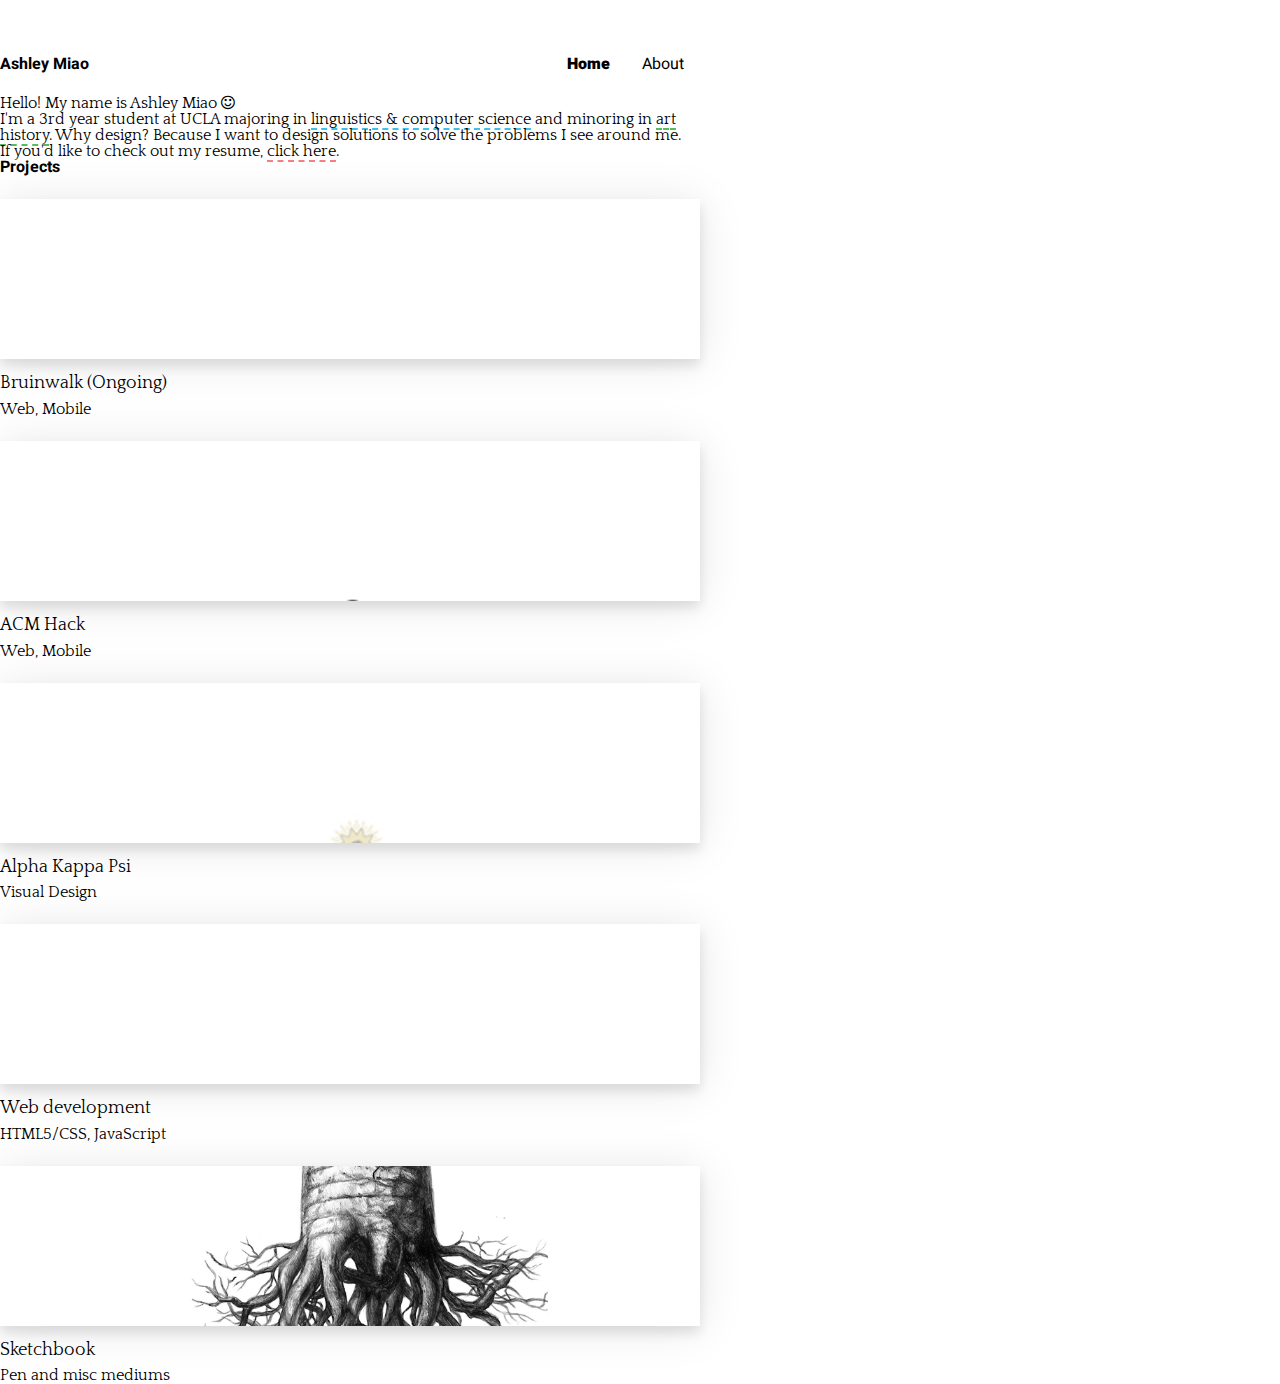
<file: index.html>
<!DOCTYPE html>
<html lang="en">
<head>
  <meta name="viewport" content="width=device-width, initial-scale=1, shrink-to-fit=no">
  <title>Ashley Miao</title>

  <!-- Stylesheets -->
  <link rel="stylesheet" type="text/css" href="./res/css/reset.css">
  <link rel="stylesheet" href="https://maxcdn.bootstrapcdn.com/bootstrap/4.0.0-beta/css/bootstrap.min.css" integrity="sha384-/Y6pD6FV/Vv2HJnA6t+vslU6fwYXjCFtcEpHbNJ0lyAFsXTsjBbfaDjzALeQsN6M" crossorigin="anonymous">
  <link rel="stylesheet" type="text/css" href="https://maxcdn.bootstrapcdn.com/font-awesome/4.7.0/css/font-awesome.min.css">
  <link rel="stylesheet" type="text/css" href="./res/css/style.css">

  <!-- Google Fonts -->
  <link href="https://fonts.googleapis.com/css?family=Heebo:400,700,900|Quattrocento:400,700" rel="stylesheet">

  <!-- Global site tag (gtag.js) - Google Analytics -->
  <script async src="https://www.googletagmanager.com/gtag/js?id=UA-114687502-1"></script>
  <script>
    window.dataLayer = window.dataLayer || [];
    function gtag(){dataLayer.push(arguments);}
    gtag('js', new Date());
    gtag('config', 'UA-114687502-1');
  </script>

  <!-- Favicon -->
  <link rel="icon" type="image/x-icon" href="./res/images/favicon-3.ico">
</head>

<body>
  <div class="container">
    <div class="header">
      <h4> Ashley Miao </h4>
      <div class="links">
        <a class="current-page" href="#">Home</a>
        <a href="./about.html">About</a>
      </div>
    </div>
    <p>Hello! My name is Ashley Miao <i class="fa fa-smile-o" aria-hidden="true"> </i></p>
    <p>I'm a 3rd year student at UCLA
    majoring in <span class="major-link intro-link"><a href="http://cis.ucla.edu/studyArea/course.asp?type=MAJ&code=499"  target="_blank"> linguistics &amp; computer science</a></span>
    and minoring in <span class="minor-link intro-link"><a href="https://arthistory.ucla.edu/undergraduates-major-minor/#/minor-in-art-history" target="_blank"> art history</a></span>. <strong>Why design?</strong> Because I want to design solutions to solve the problems I see around me.</p>
    <p> If you'd like to check out my resume, <span class="resume-link intro-link"><a href="./res/Resume.pdf" target="_blank">click here</a></span>.</p>
  </div>

  <div class="project-container-lg container">
    <h4>Projects</h4>
    <div class="row">
      <div class="col-6 col-sm-4 project">
        <a href="https://www.figma.com/file/Fp11gAHfuAHoDNDkWpZxYGTe/Bruinwalk-Apartment-Redesign">
          <div class="project-thumbnail">
            <img class="thumbnail-img" src="./res/images/bruinwalk-thumbnail.png">
          </div>
          <h5 class="bruinwalk">Bruinwalk (Ongoing)</h5>
          <h6>Web, Mobile</h6>
        </a>
      </div>
      <div class="col-6 col-sm-4 project">
        <a href="https://www.figma.com/file/SDXZJj2XV4VCUUKjuPJjDNlZ/Hack-Website">
          <div class="project-thumbnail">
            <!--<img class="thumbnail-img" src="./res/images/hack-thumbnail.png">-->
            <img class="thumbnail-img" src="./res/images/hack-thumbnail-hover.png">
          </div>
          <h5 class="hack">ACM Hack</h5>
          <h6>Web, Mobile</h6>
        </a>
      </div>
      <!-- <div class="col-6 col-sm-4 project">
          <a href="https://www.figma.com/file/HEfyccpTEfnOWmamKMtCdOlk/bruinmanager?node-id=37%3A164">
            <div class="project-thumbnail">
              <img class="thumbnail-img" src="./res/images/bm-thumbnail.jpg">
            </div>
            <h5 class="bm">BruinManager (Ongoing)</h5>
            <h6>Web, Mobile</h6>
          </a>
      </div> -->
      <div class="col-6 col-sm-4 project">
        <a href="./akpsi.html">
          <div class="project-thumbnail">
            <img class="thumbnail-img" src="./res/images/akp-thumbnail.png">
          </div>
          <h5>Alpha Kappa Psi</h5>
          <h6>Visual Design</h6>
        </a>
      </div>
      <div class="col-6 col-sm-4 project">
        <a href="https://github.com/ash-ley-miao">
        <div class="project-thumbnail">
            <img class="thumbnail-img" src="./res/images/web-dev-github.jpg">
        </div>
            <h5>Web development</h5>
            <h6>HTML5/CSS, JavaScript</h6>
          </a>
      </div>
      <div class="col-6 col-sm-4 project">
        <a href="./sketchbook.html">
          <div class="project-thumbnail">
            <img class="thumbnail-img" src="./res/images/sketchbook-thumbnail.png">
          </div>
          <h5>Sketchbook</h5>
          <h6>Pen and misc mediums</h6>
        </a>
      </div>
   </div>
  </div>

  <div class="project-container-sm container">
    <h4>Projects</h4>
    <div class="row">
      <div class="col-12 project">
        <a href="https://www.figma.com/file/HEfyccpTEfnOWmamKMtCdOlk/bruinmanager?node-id=37%3A164">
          <div class="project-thumbnail">
            <img class="thumbnail-img" src="./res/images/bm-thumbnail.jpg">
          </div>
          <h5 class="bm">BruinManager - Ongoing</h5>
          <h6>UI/UX</h6>
        </a>
      </div>
      <div class="col-12 project">
        <a href="https://www.figma.com/file/SDXZJj2XV4VCUUKjuPJjDNlZ/Hack-Website">
          <div class="project-thumbnail">
            <!--<img class="thumbnail-img" src="./res/images/hack-thumbnail.png">-->
            <img class="thumbnail-img" src="./res/images/hack-thumbnail-hover.png">
          </div>
          <h5 class="hack">ACM Hack - Ongoing</h5>
          <h6>UI/UX</h6>
        </a>
      </div>
      <div class="col-12 project">
        <a href="https://www.figma.com/file/Fp11gAHfuAHoDNDkWpZxYGTe/Bruinwalk-Apartment-Redesign">
          <div class="project-thumbnail">
            <img class="thumbnail-img" src="./res/images/bruinwalk-thumbnail.png">
          </div>
          <h5 class="bruinwalk">Bruinwalk - Ongoing</h5>
          <h6>UI/UX</h6>
        </a>
      </div>
      <div class="col-12 project">
        <a href="./akpsi.html">
          <div class="project-thumbnail">
            <img class="thumbnail-img" src="./res/images/akp-thumbnail.png">
          </div>
          <h5>Alpha Kappa Psi</h5>
          <h6>Visual Design</h6>
        </a>
      </div>
      <div class="col-12 project">
        <a href="https://github.com/ash-ley-miao">
        <div class="project-thumbnail">
            <img class="thumbnail-img" src="./res/images/web-dev-github.jpg">
        </div>
            <h5>Web development</h5>
            <h6>HTML5/CSS, JavaScript</h6>
          </a>
      </div>
      <div class="col-12 project">
        <a href="./sketchbook.html">
          <div class="project-thumbnail">
            <img class="thumbnail-img" src="./res/images/sketchbook-thumbnail.png">
          </div>
          <h5>Sketchbook</h5>
          <h6>Pen and misc mediums</h6>
        </a>
      </div>
   </div>
  </div>
   
</body>
</html>
</file>
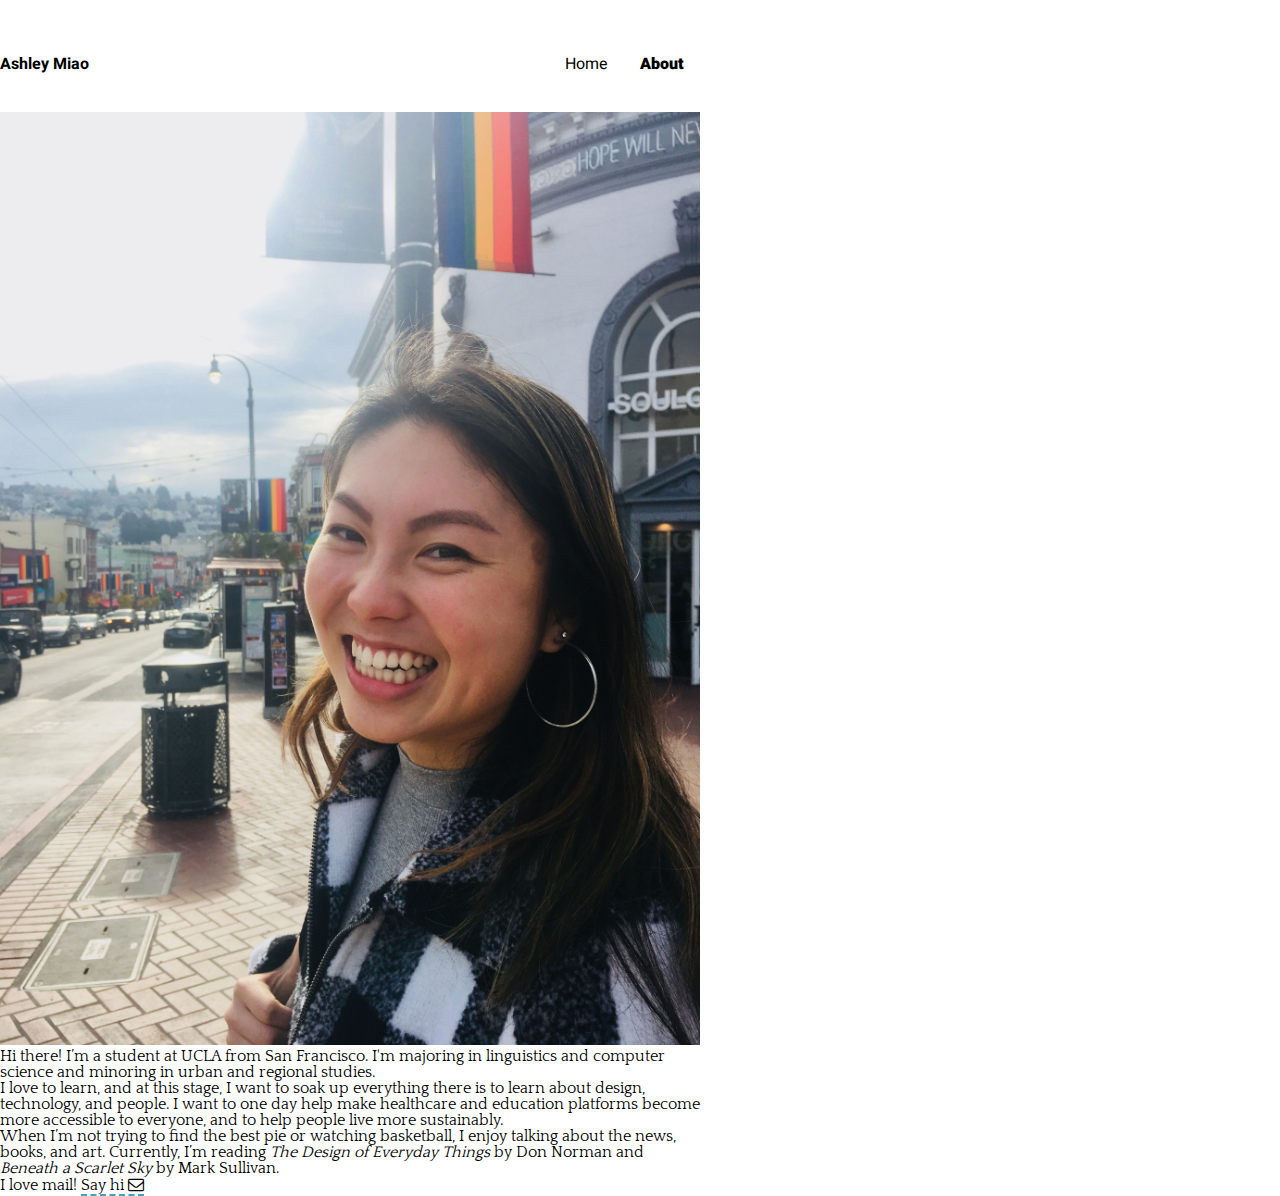
<file: about.html>
<!DOCTYPE html>
<html lang="en">
<head>
  <meta name="viewport" content="width=device-width, initial-scale=1, shrink-to-fit=no">
  <title>Ashley Miao</title>

  <!-- Stylesheets -->
  <link rel="stylesheet" type="text/css" href="res/css/reset.css">
  <link rel="stylesheet" href="https://maxcdn.bootstrapcdn.com/bootstrap/4.0.0-beta/css/bootstrap.min.css" integrity="sha384-/Y6pD6FV/Vv2HJnA6t+vslU6fwYXjCFtcEpHbNJ0lyAFsXTsjBbfaDjzALeQsN6M" crossorigin="anonymous">
  <link rel="stylesheet" type="text/css" href="https://maxcdn.bootstrapcdn.com/font-awesome/4.7.0/css/font-awesome.min.css">
  <link rel="stylesheet" type="text/css" href="./res/css/style.css">

  <!-- Google Fonts -->
  <link href="https://fonts.googleapis.com/css?family=Heebo:400,700|Open+Sans:300,400,600,700|Quattrocento:400,700" rel="stylesheet">

   <!-- Global site tag (gtag.js) - Google Analytics -->
   <script async src="https://www.googletagmanager.com/gtag/js?id=UA-114687502-1"></script>
   <script>
     window.dataLayer = window.dataLayer || [];
     function gtag(){dataLayer.push(arguments);}
     gtag('js', new Date());

     gtag('config', 'UA-114687502-1');
   </script>

   <!-- Favicon -->
   <link rel="icon" type="image/x-icon" href="./res/images/favicon-3.ico">
</head>

<body>
	<div class="container">
		<div class="header">
			<h4>Ashley Miao</h4>
		  <div class="links">
				<a href=".\index.html">Home</a>
		    <a class="current-page" href="#">About</a>
		  </div>
		</div>

		<div class="container">
      <div class="row">
  			<div class="col-sm-6">
  				<img class="prof" src=".\res\images\ashley\i.JPG">
  			</div>
  			<div class="col-sm-6">
  				<p>Hi there! I’m a student at UCLA from San Francisco. I'm majoring in linguistics and computer science and minoring in urban and regional studies.
  				</p>
  				<p>I love to learn, and at this stage, I want to soak up everything there is to learn about design, technology, and people. I want to one day help make healthcare and education platforms become more accessible to everyone, and to help people live more sustainably.
  				</p>
  				<p>When I’m not trying to find the best pie or watching basketball, I enjoy talking about the news, books, and art. Currently, I’m reading <i>The Design of Everyday Things</i> by Don Norman and <i>Beneath a Scarlet Sky</i> by Mark Sullivan.
  				</p>
  				<p> I love mail!
  					<a class="mail-link" href="mailto:ashleymiao@ucla.edu"> Say hi <i class="fa fa-envelope-o" aria-hidden="true"></i></a>
    		</div>
      </div>
  	</div>
  </div>
</body>
</html>
</file>
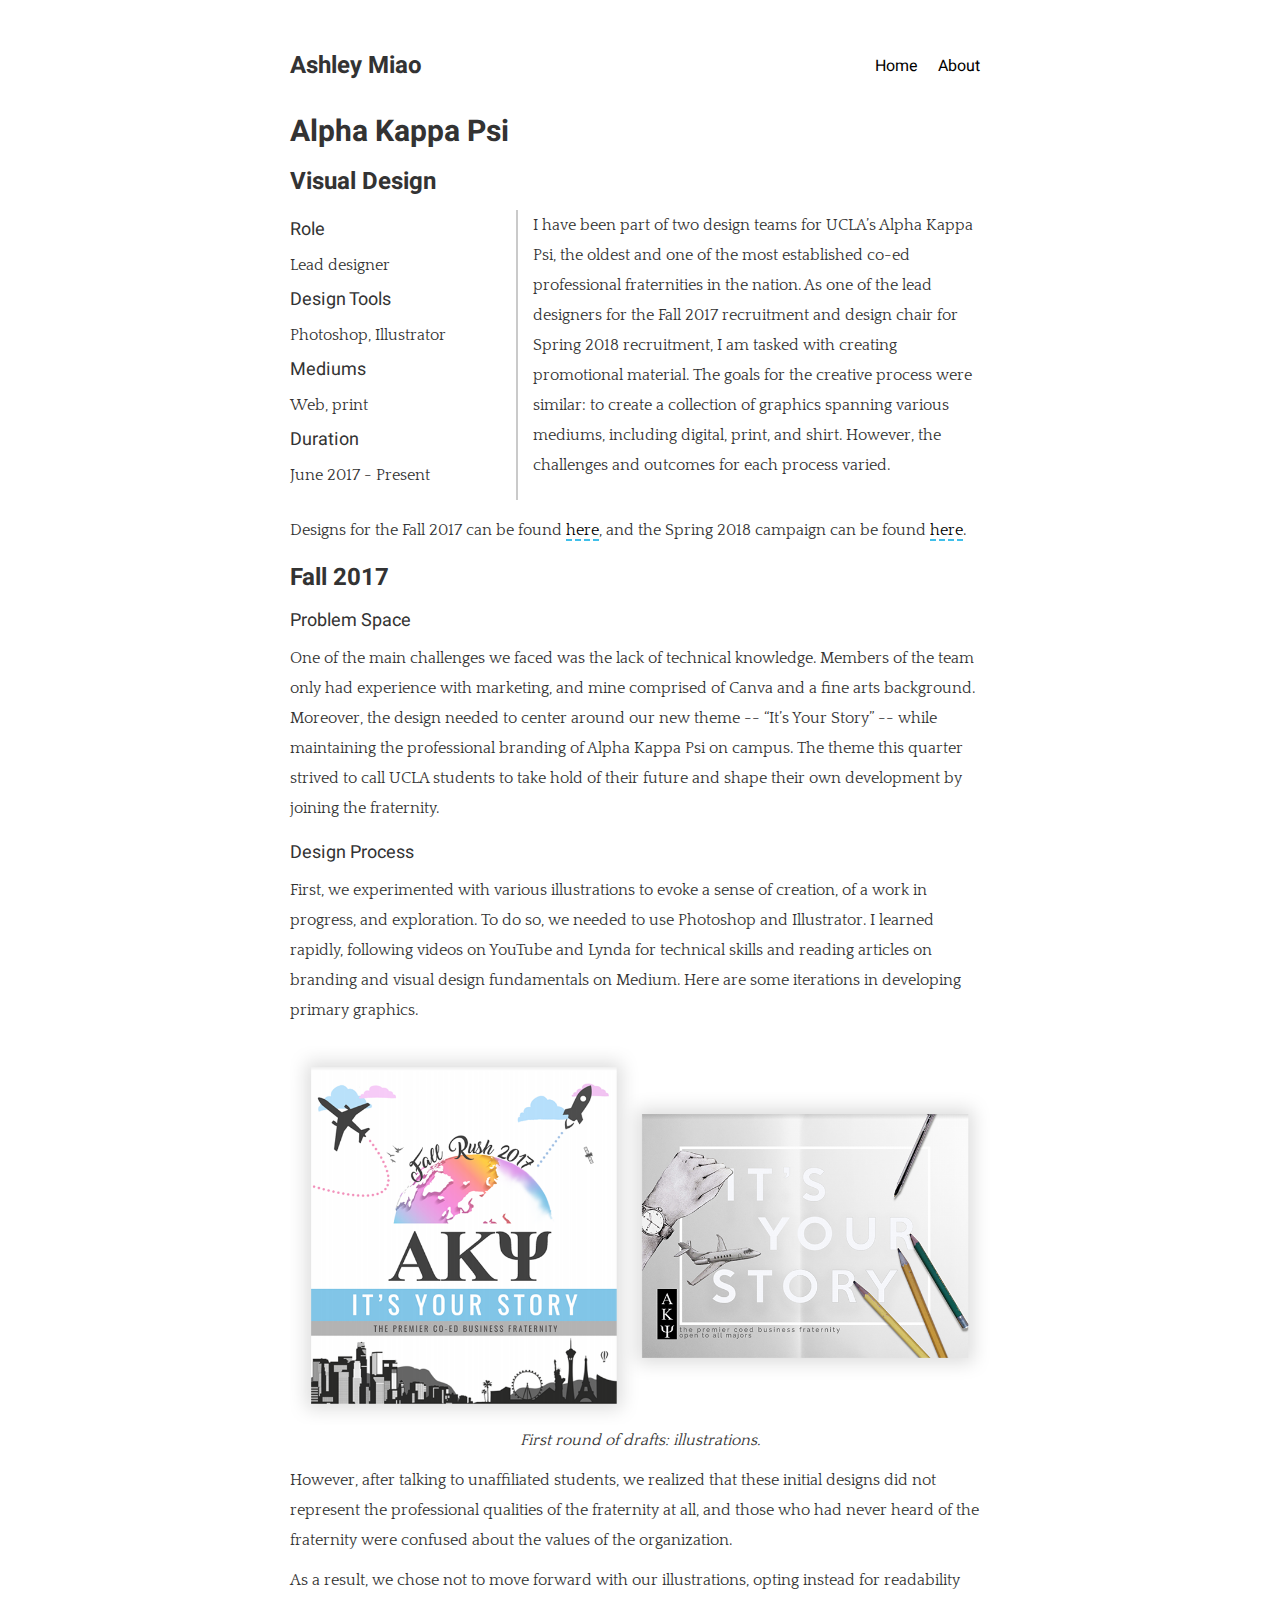
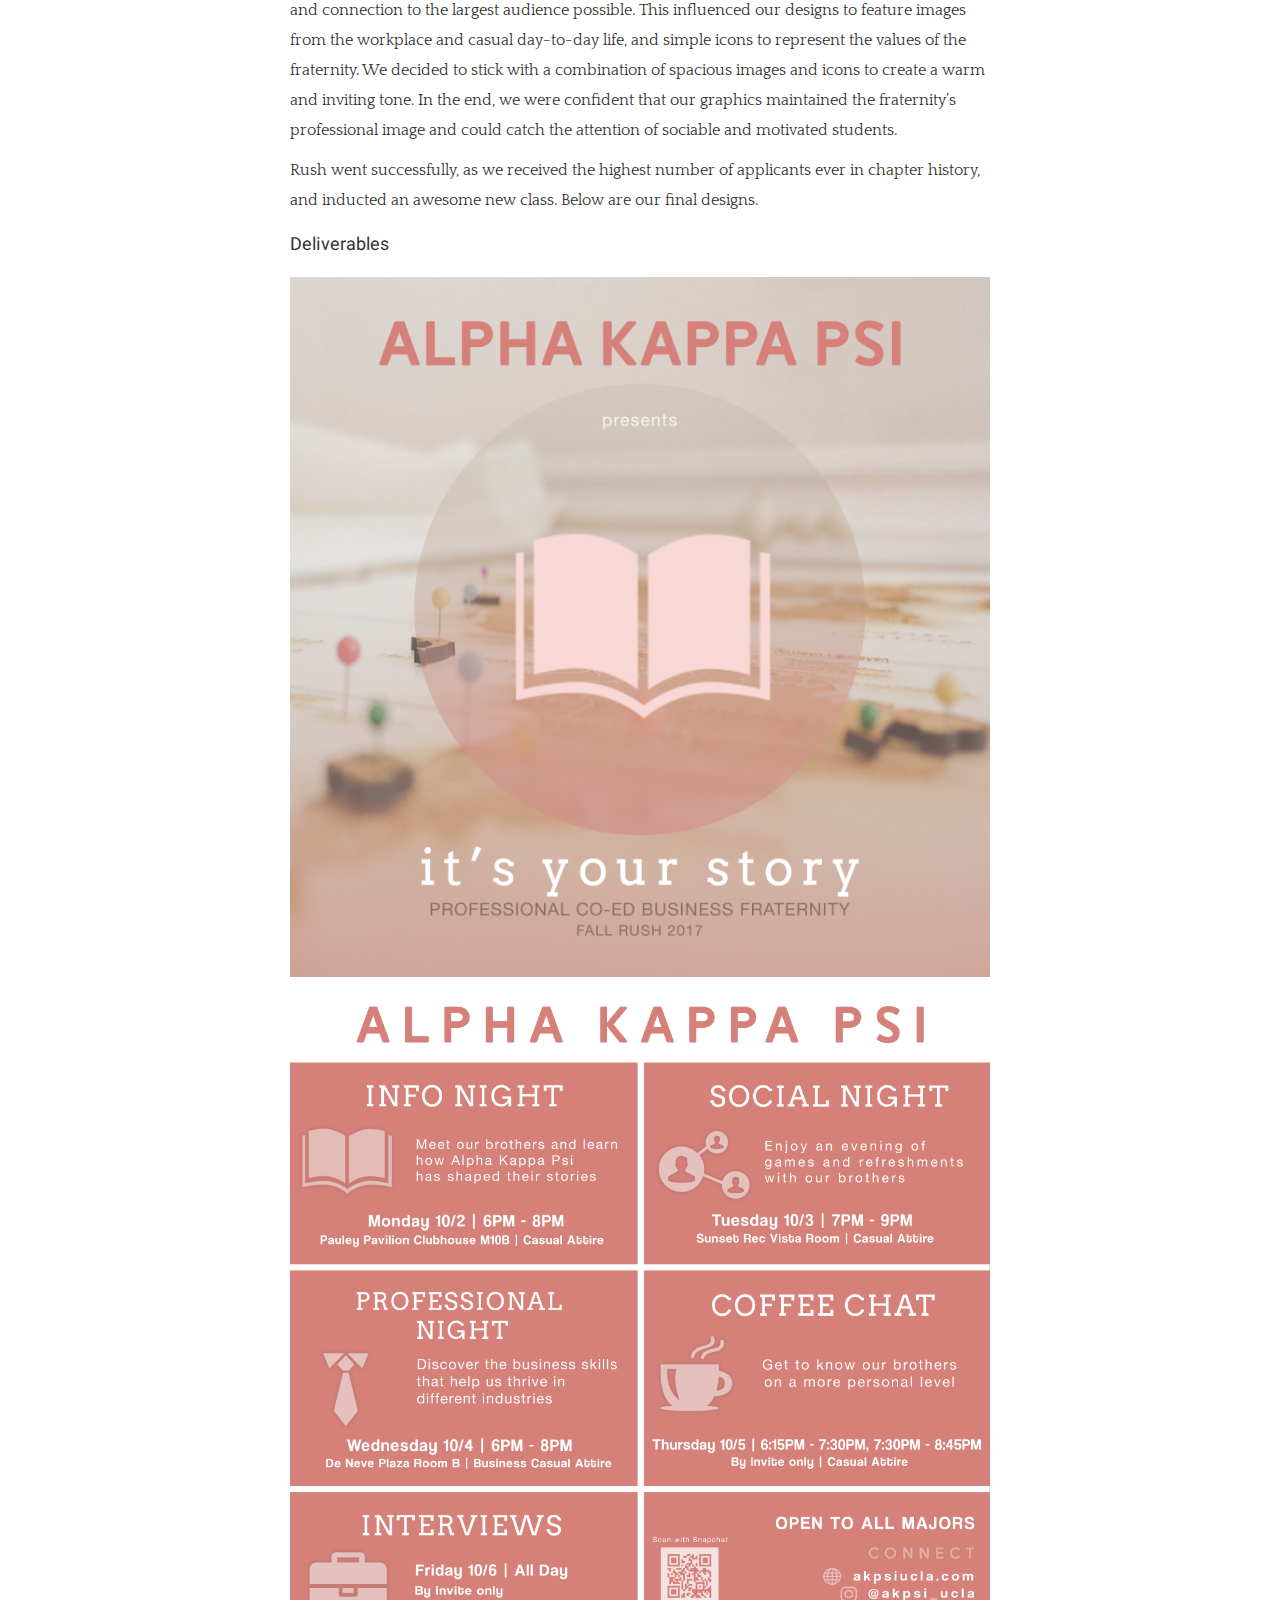
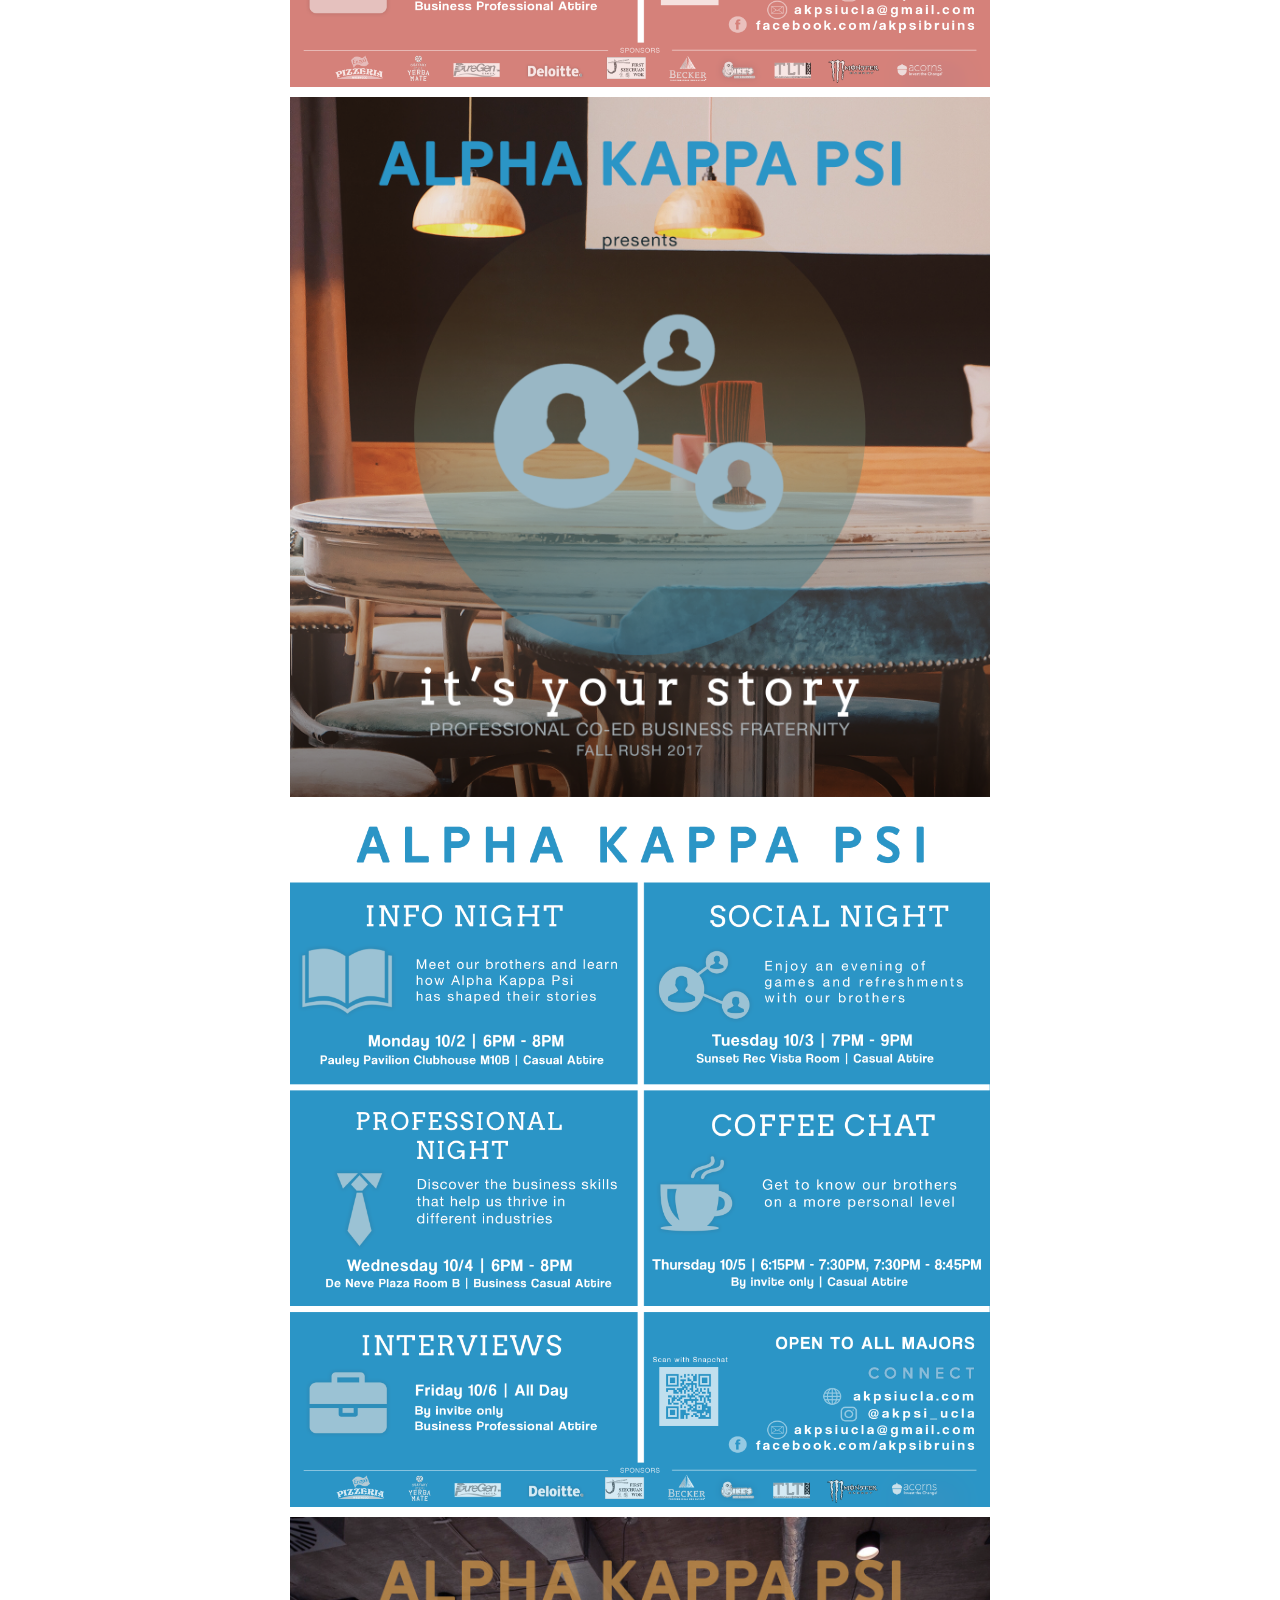
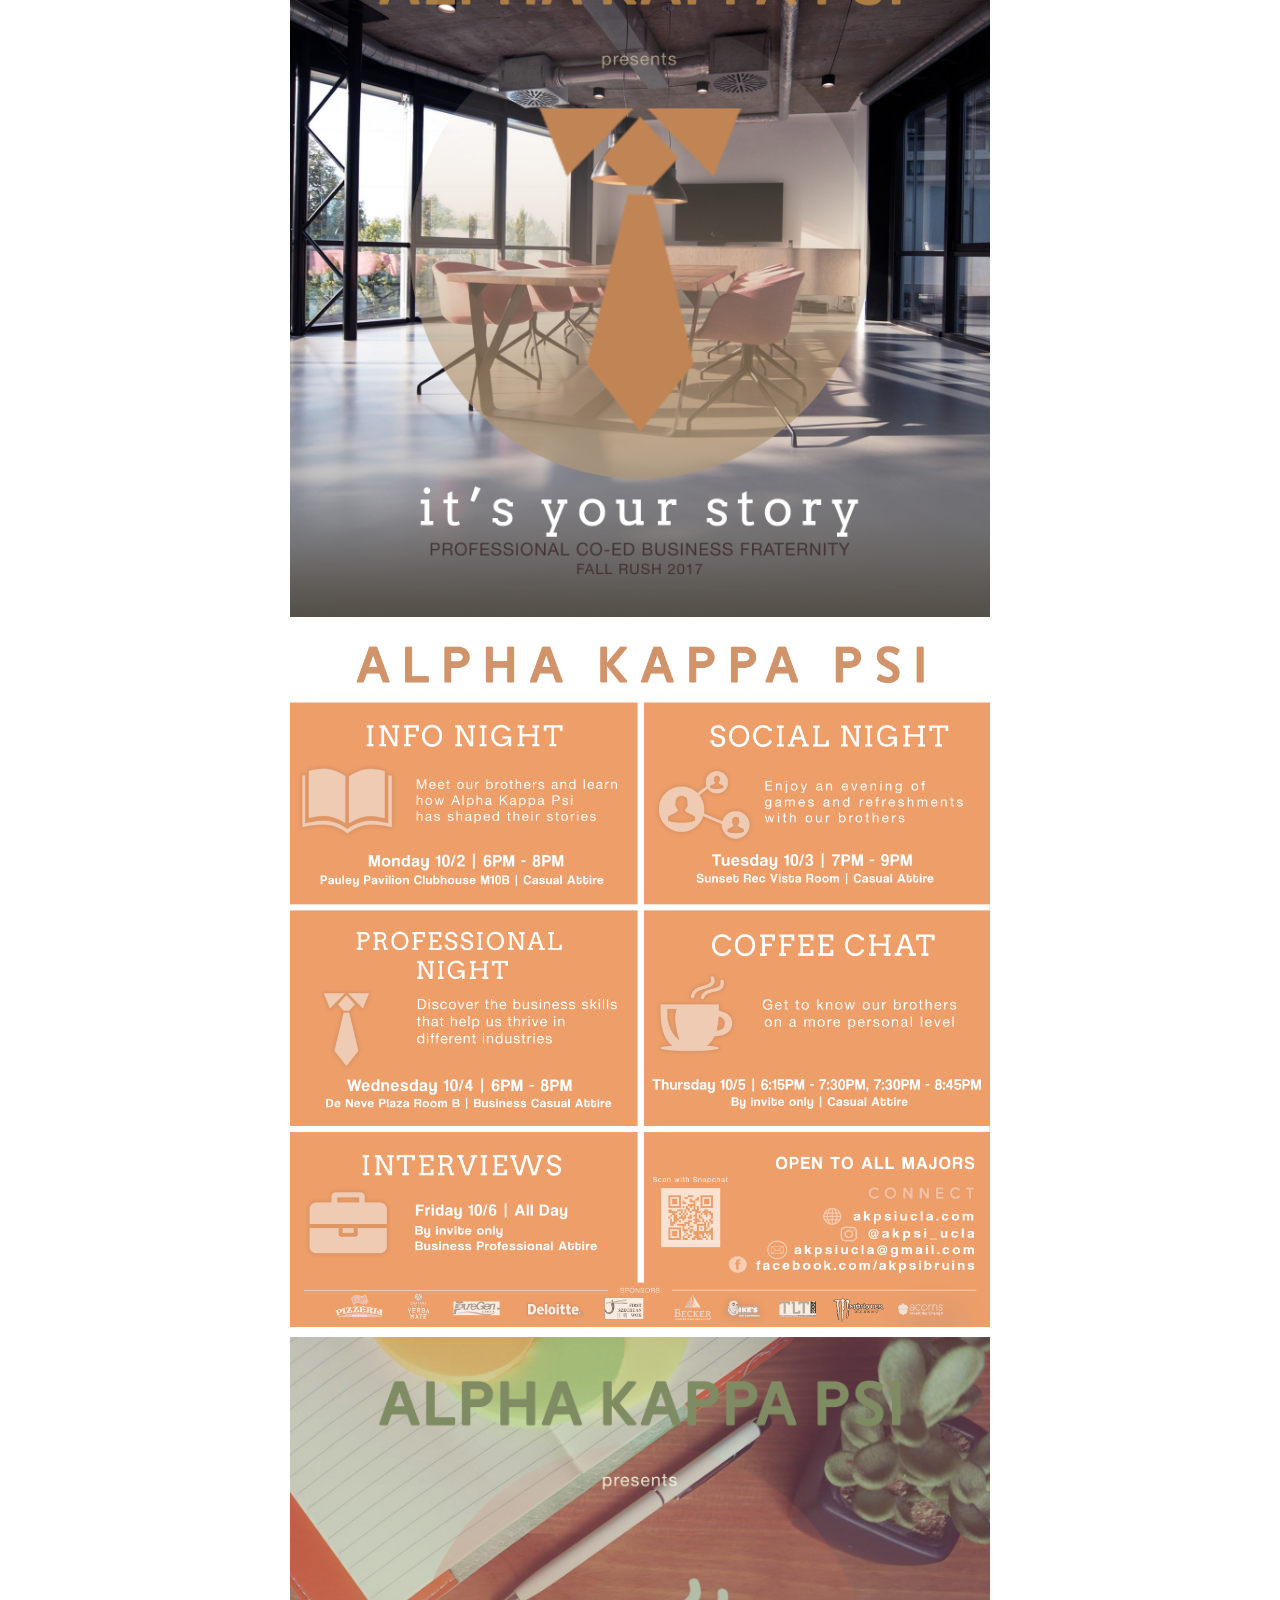
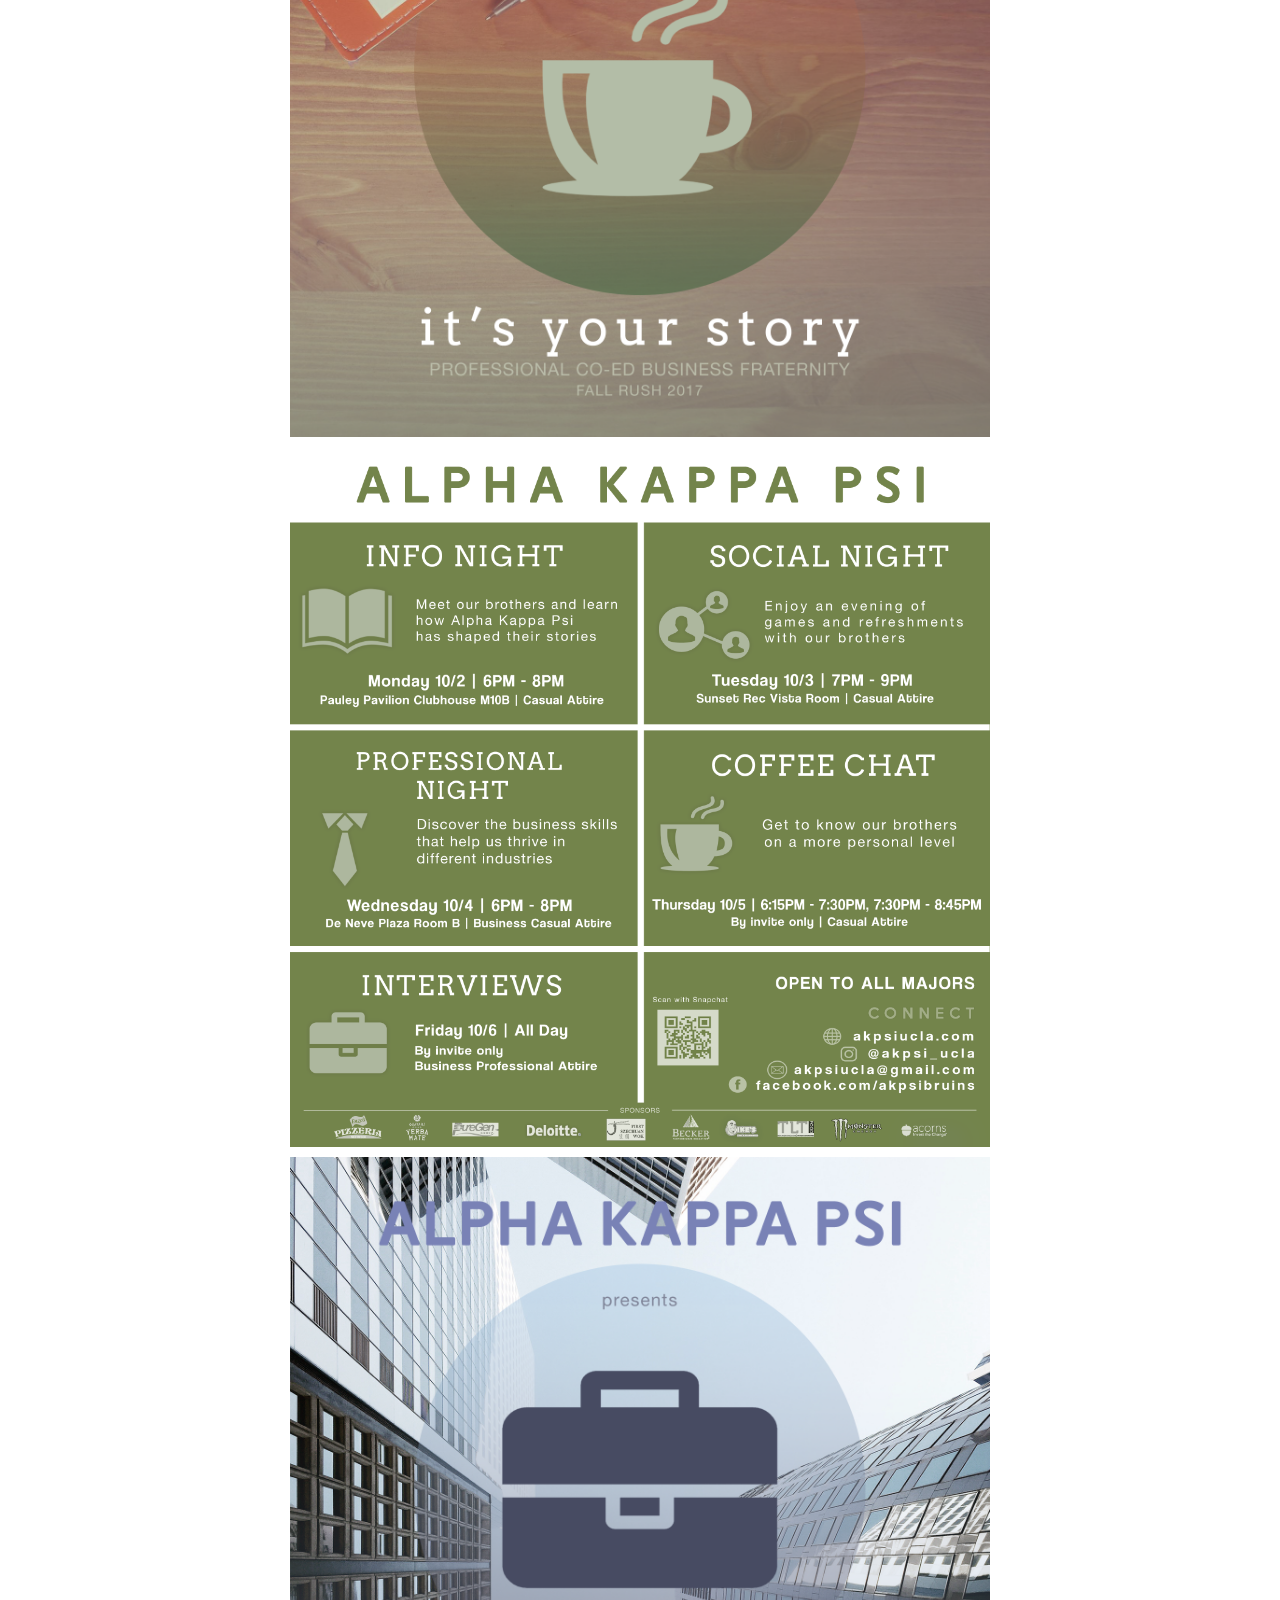
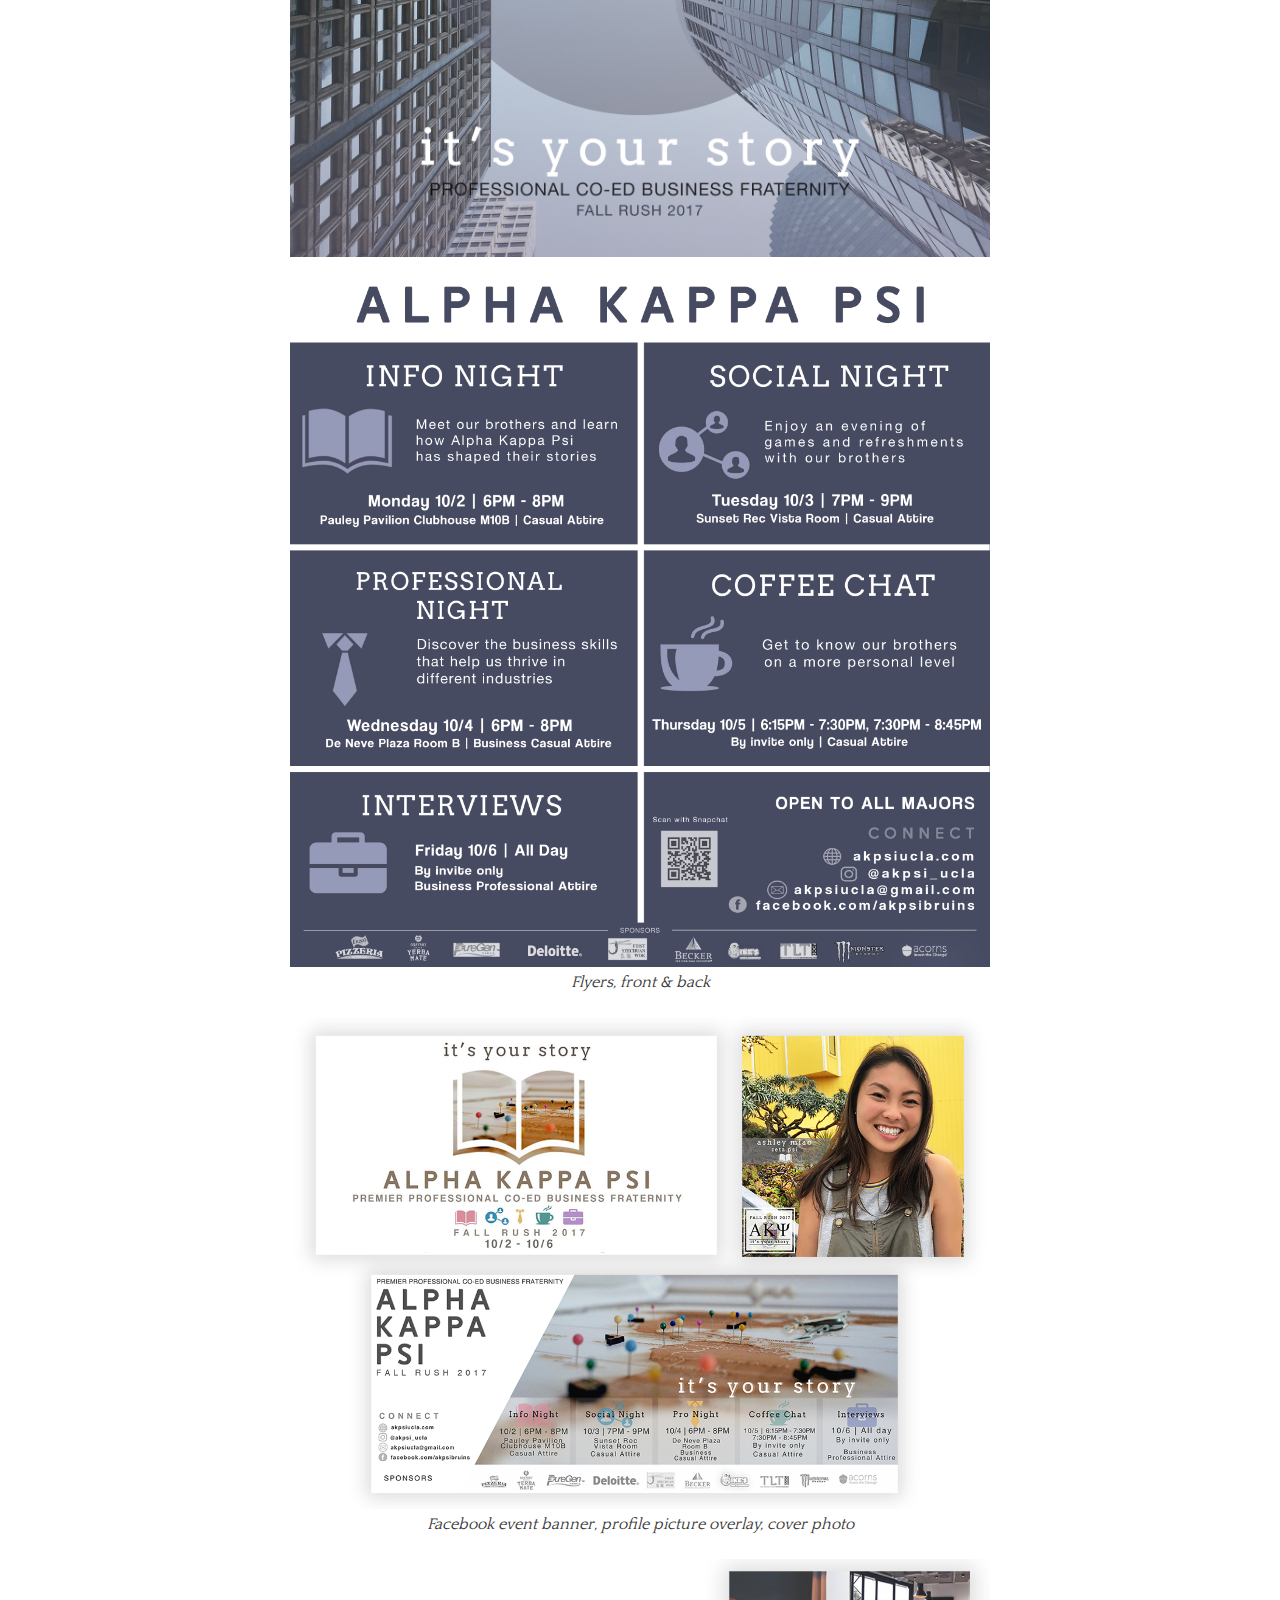
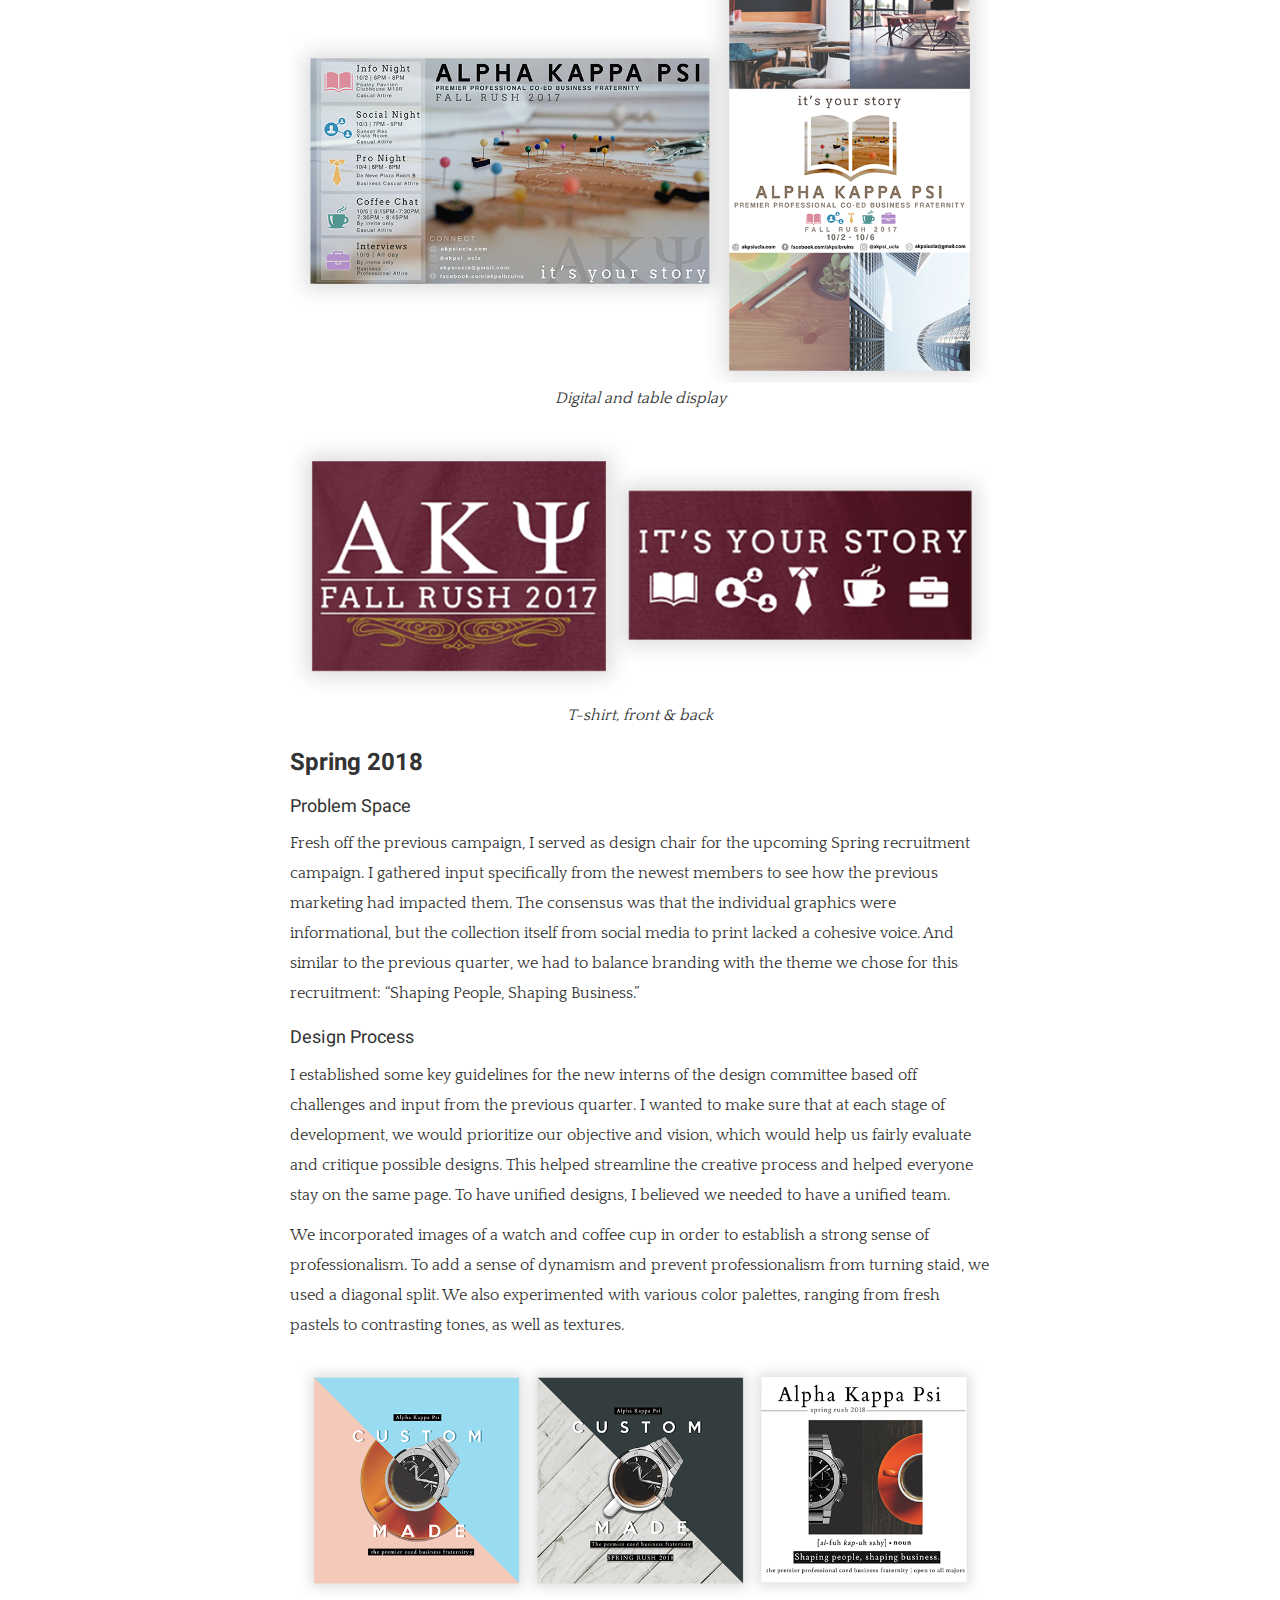
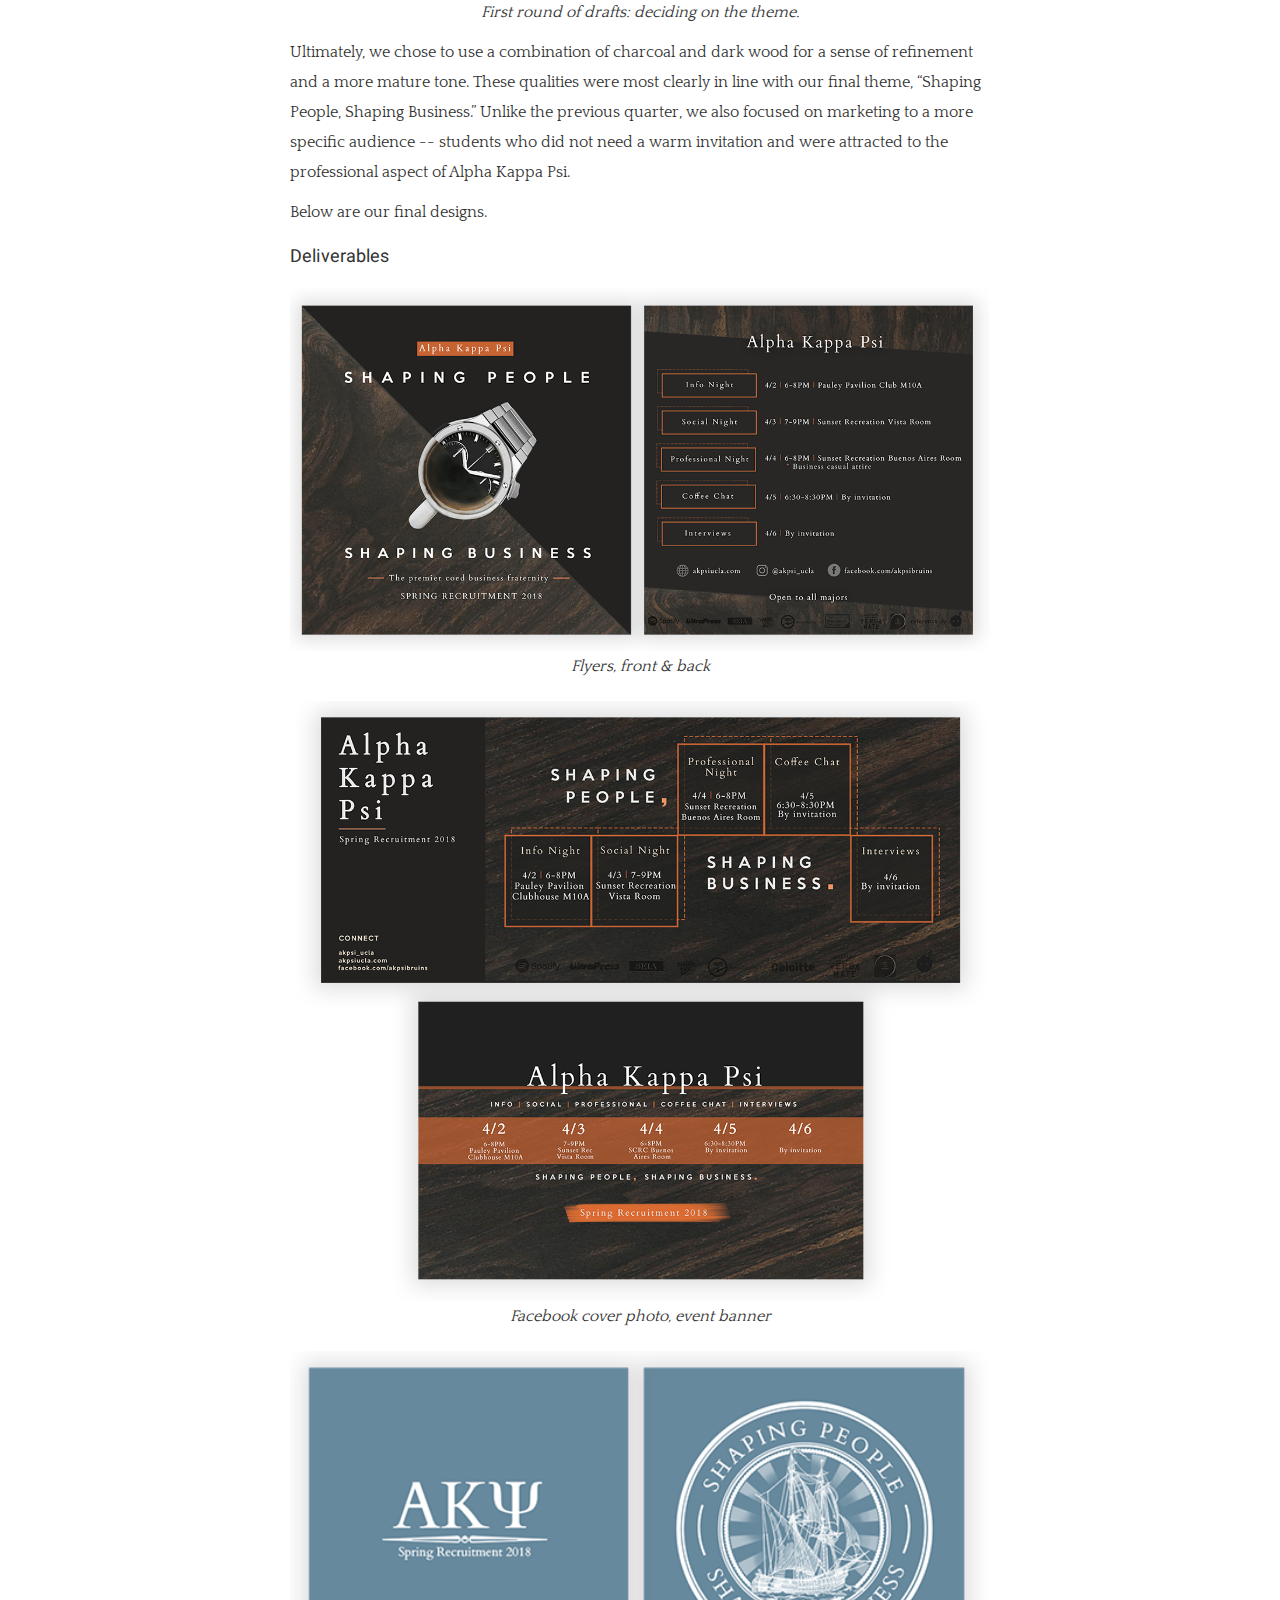
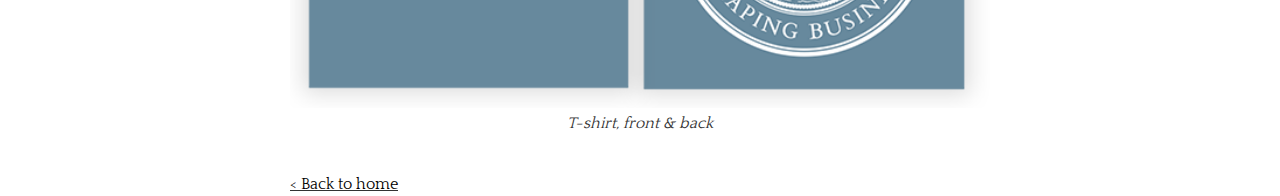
<file: akpsi.html>
<!DOCTYPE html>
<html lang="en">
<head>
	<title>Ashley Miao</title>
	<meta name="viewport" content="width=device-width, initial-scale=1, shrink-to-fit=no">
  <title>Ashley Miao</title>

	<!-- Stylesheets -->
  <link rel="stylesheet" href="https://maxcdn.bootstrapcdn.com/bootstrap/3.3.7/css/bootstrap.min.css" integrity="sha384-BVYiiSIFeK1dGmJRAkycuHAHRg32OmUcww7on3RYdg4Va+PmSTsz/K68vbdEjh4u" crossorigin="anonymous">
  <link rel="stylesheet" type="text/css" href="./res/slick/slick.css"/>
	<link rel="stylesheet" type="text/css" href="./res/slick/slick-theme.css"/>
	<link rel="stylesheet" type="text/css" href="./res/css/style.css">

	<!-- Google Fonts -->
	<link href="https://fonts.googleapis.com/css?family=Heebo:400,700|Open+Sans:300,400,700|Quattrocento:400,700" rel="stylesheet">

	<!-- JavaScript -->
  <script src="https://code.jquery.com/jquery-3.2.1.js"
  	integrity="sha256-DZAnKJ/6XZ9si04Hgrsxu/8s717jcIzLy3oi35EouyE="
  	crossorigin="anonymous"></script>
  <script type="text/javascript" src="res/slick/slick.min.js"></script>
	<script type="text/javascript" src="res/js/main.js"></script>

	 <!-- Global site tag (gtag.js) - Google Analytics -->
   <script async src="https://www.googletagmanager.com/gtag/js?id=UA-114687502-1"></script>
   <script>
     window.dataLayer = window.dataLayer || [];
     function gtag(){dataLayer.push(arguments);}
     gtag('js', new Date());

     gtag('config', 'UA-114687502-1');
   </script>

   <!-- Favicon -->
   <link rel="icon" type="image/x-icon" href="./res/images/favicon-3.ico">
</head>

<body>
	<div class="container">
	<div class="akp-header project-header header">
			<h4>Ashley Miao</h4>
		  <div class="links">
				<a href="./index.html">Home</a>
		    <a href="./about.html">About</a>
		  </div>
		</div>
	</div>
		<div class="container content">
			<div class="content-title">
				<h2>Alpha Kappa Psi</span></h2>
				<h3>Visual Design</h3>
			</div>
			<div class="overview">
	      	<div class="row">
		        <div class="col-sm-4">
		          <h4>Role</h4>
		          <p>Lead designer</p>
							<h4>Design Tools</h4>
		          <p>Photoshop, Illustrator</p>
							<h4>Mediums</h4>
		          <p>Web, print</p>
							<h4>Duration </h4>
		          <p>June 2017 - Present</p>
		          </div>
		        <div class="col-sm-8">
		          <p>I have been part of two design teams for UCLA’s Alpha Kappa Psi, the oldest and one of the most established co-ed professional fraternities in the nation. As one of the lead designers for the Fall 2017 recruitment and design chair for Spring 2018 recruitment, I am tasked with creating promotional material. The goals for the creative process were similar: to create a collection of graphics spanning various mediums, including digital, print, and shirt. However, the challenges and outcomes for each process varied.</p>
						</div>
					</div>
					<p>Designs for the Fall 2017 can be found <span class="major-link intro-link"><a href="#fall-deliverables">here</a></span>, and the Spring 2018 campaign can be found <span class="major-link intro-link"><a href="#spring-deliverables">here</a></span>.</p>
			</div>
			<div class="fall-rush">
				<h3>Fall 2017</h3>
				<h4>Problem Space</h4>
				<p>One of the main challenges we faced was the lack of technical knowledge. Members of the team only had experience with marketing, and mine comprised of Canva and a fine arts background. Moreover, the design needed to center around our new theme -- “It’s Your Story” -- while maintaining the professional branding of Alpha Kappa Psi on campus. The theme this quarter strived to call UCLA students to take hold of their future and shape their own development by joining the fraternity.</p>
				<h4>Design Process</h4>
				<p>First, we experimented with various illustrations to evoke a sense of creation, of a work in progress, and exploration. To do so, we needed to use Photoshop and Illustrator. I learned rapidly, following videos on YouTube and Lynda for technical skills and reading articles on branding and visual design fundamentals on Medium. Here are some iterations in developing primary graphics.</p>
				<img src="./res/images/akp-fall-drafts.png">
				<p class="caption">First round of drafts: illustrations.</p>
				<p>However, after talking to unaffiliated students, we realized that these initial designs did not represent the professional qualities of the fraternity at all, and those who had never heard of the fraternity were confused about the values of the organization. </p>
				<p>As a result, we chose not to move forward with our illustrations, opting instead for readability and connection to the largest audience possible. This influenced our designs to feature images from the workplace and casual day-to-day life, and simple icons to represent the values of the fraternity. We decided to stick with a combination of spacious images and icons to create a warm and inviting tone. In the end, we were confident that our graphics maintained the fraternity’s professional image and could catch the attention of sociable and motivated students.</p>
				<p>Rush went successfully, as we received the highest number of applicants ever in chapter history, and inducted an awesome new class. Below are our final designs.</p>
				<h4 id="fall-deliverables">Deliverables</h4>
				<div class="flyers-carousel deliverable">
          <div><img src="./res/images/flyer-front-book.png"></div>
          <div><img src="./res/images/flyer-back-book.png"></div>
					<div><img src="./res/images/FLYER-FRONT-social.png"></div>
					<div><img src="./res/images/FLYER-BACK-social.png"></div>
					<div><img src="./res/images/FLYER-FRONT-tie.png"></div>
					<div><img src="./res/images/FLYER-BACK-tie.png"></div>
					<div><img src="./res/images/FLYER-FRONT-coffee.png"></div>
					<div><img src="./res/images/FLYER-BACK-coffee.png"></div>
					<div><img src="./res/images/FLYER-FRONT-briefcase.png"></div>
					<div><img src="./res/images/FLYER-BACK-briefcase.png"></div>
				</div>
				<p class="caption"> Flyers, front &amp; back </p>
				<img src="./res/images/akp-fall-facebook.png">
				<p class="caption">Facebook event banner, profile picture overlay, cover photo</p>
				<img src="./res/images/akp-fall-tv-table.png">
				<p class="caption">Digital and table display</p>
				<img src="./res/images/akp-fall-tshirt.png">
				<p class="caption">T-shirt, front &amp; back</p>
			</div>
			<div class="spring-rush">
				<h3>Spring 2018</h3>
				<h4>Problem Space</h4>
				<p>Fresh off the previous campaign, I served as design chair for the upcoming Spring recruitment campaign. I gathered input specifically from the newest members to see how the previous marketing had impacted them. The consensus was that the individual graphics were informational, but the collection itself from social media to print lacked a cohesive voice. And similar to the previous quarter, we had to balance branding with the theme we chose for this recruitment: “Shaping People, Shaping Business.” </p>
				<h4>Design Process</h4>
				<p>I established some key guidelines for the new interns of the design committee based off challenges and input from the previous quarter. I wanted to make sure that at each stage of development, we would prioritize our objective and vision, which would help us fairly evaluate and critique possible designs. This helped streamline the creative process and helped everyone stay on the same page. To have unified designs, I believed we needed to have a unified team. </p>
				<p>We incorporated images of a watch and coffee cup in order to establish a strong sense of professionalism. To add a sense of dynamism and prevent professionalism from turning staid, we used a diagonal split. We also experimented with various color palettes, ranging from fresh pastels to contrasting tones, as well as textures.</p>
				<img src="./res/images/akp-spring-drafts.png">
				<p class="caption">First round of drafts: deciding on the theme.</p>
				<p>Ultimately, we chose to use a combination of charcoal and dark wood for a sense of refinement and a more mature tone. These qualities were most clearly in line with our final theme, “Shaping People, Shaping Business.” Unlike the previous quarter, we also focused on marketing to a more specific audience -- students who did not need a warm invitation and were attracted to the professional aspect of Alpha Kappa Psi.</p>
				<p>Below are our final designs.</p>
				<h4 id="spring-deliverables">Deliverables</h4>
				<img src="./res/images/akp-spring-flyers.png">
				<p class="caption"> Flyers, front &amp; back </p>
				<img src="./res/images/akp-spring-facebook.png">
				<p class="caption">Facebook cover photo, event banner</p>
				<img src="./res/images/akp-spring-tshirt.png">
				<p class="caption">T-shirt, front &amp; back</p>
			</div>
			<div class="home-link">
				<a href="./index.html">< Back to home</a>
			</div>
		</div>

	</div>
</body>
</html>
</file>
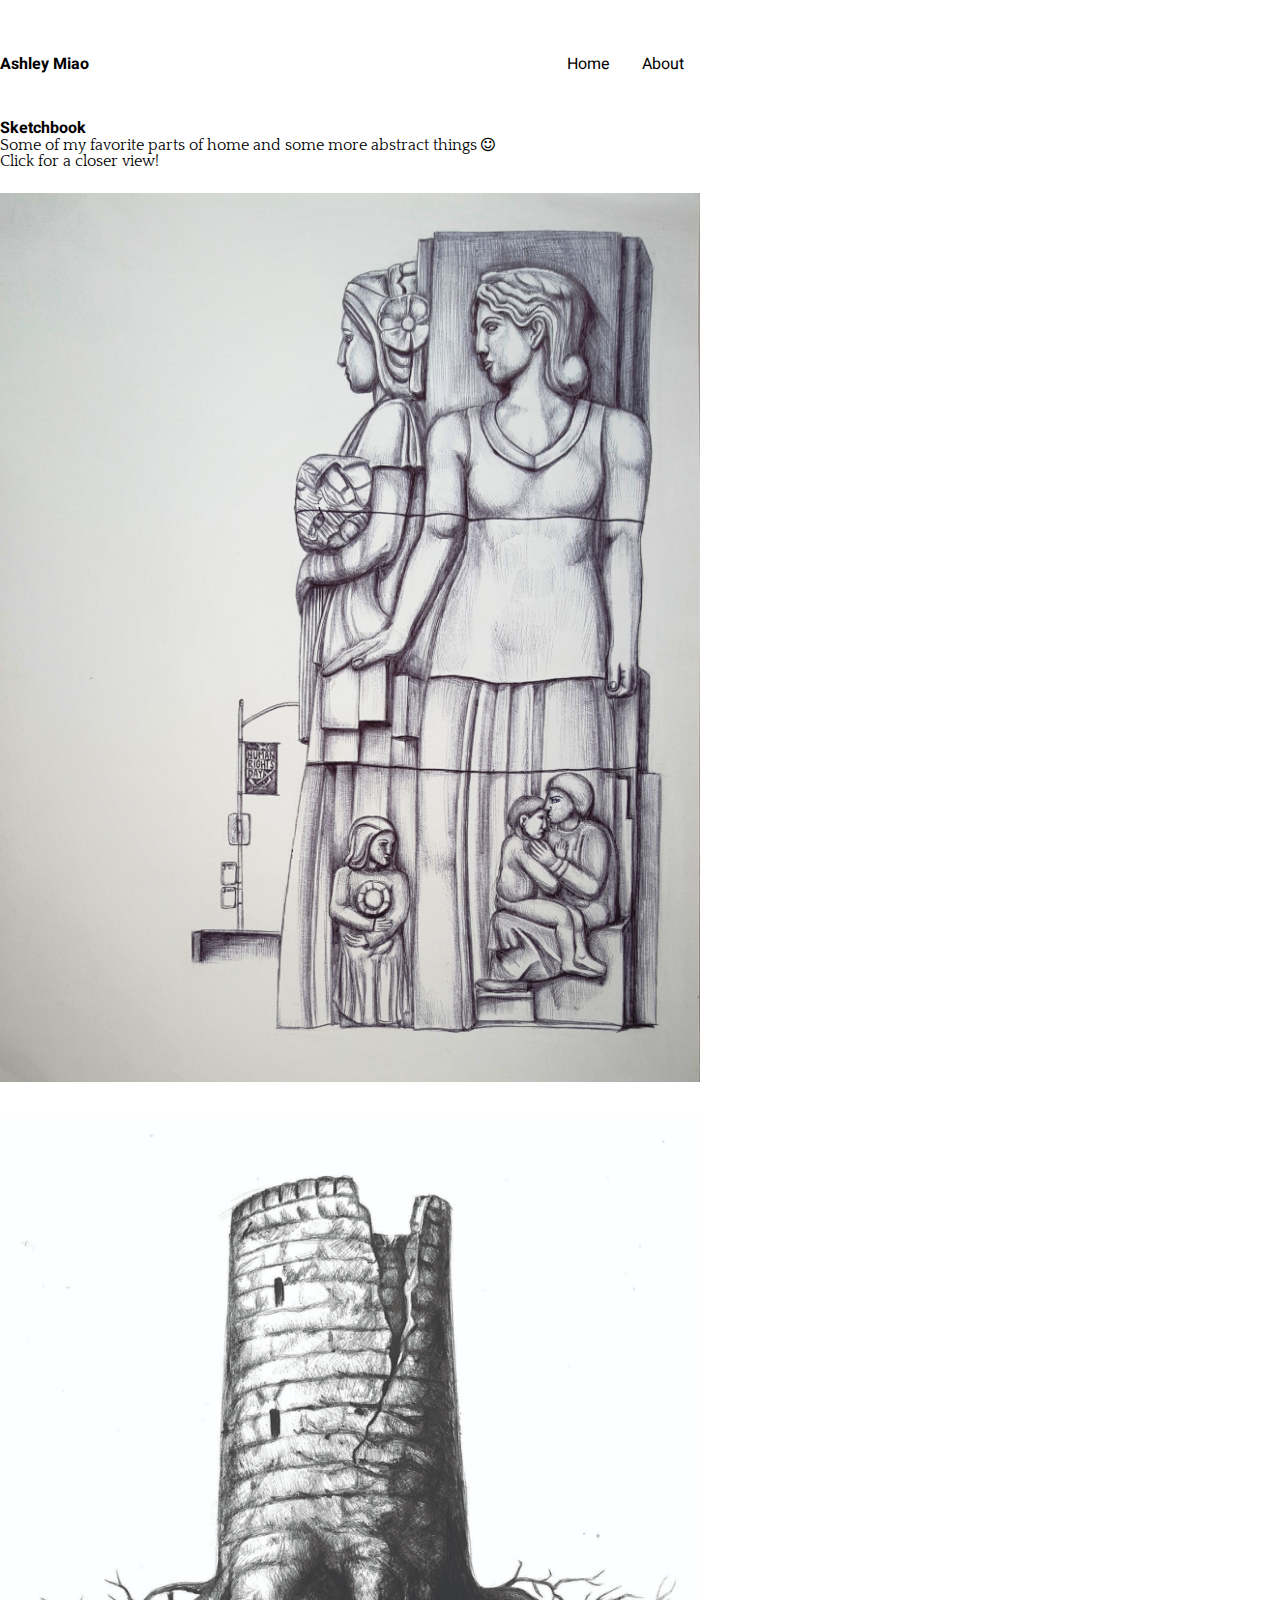
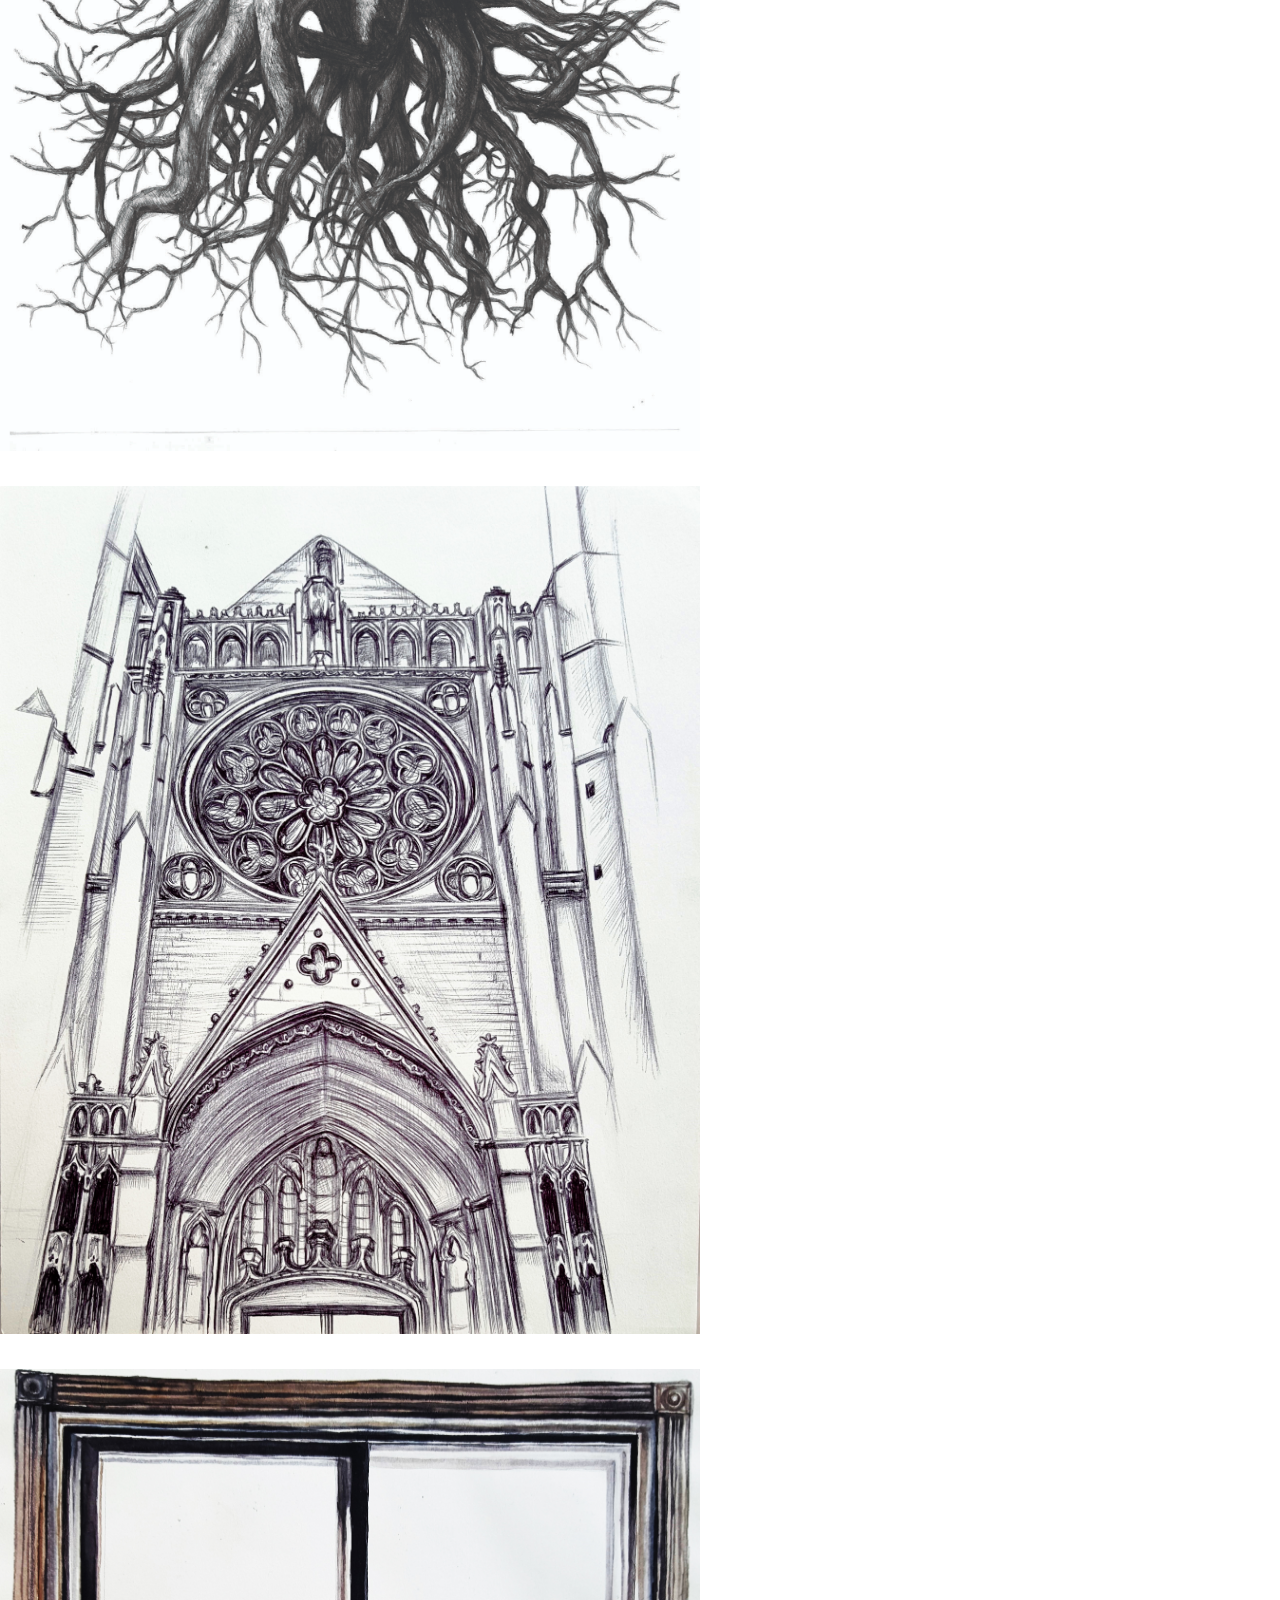
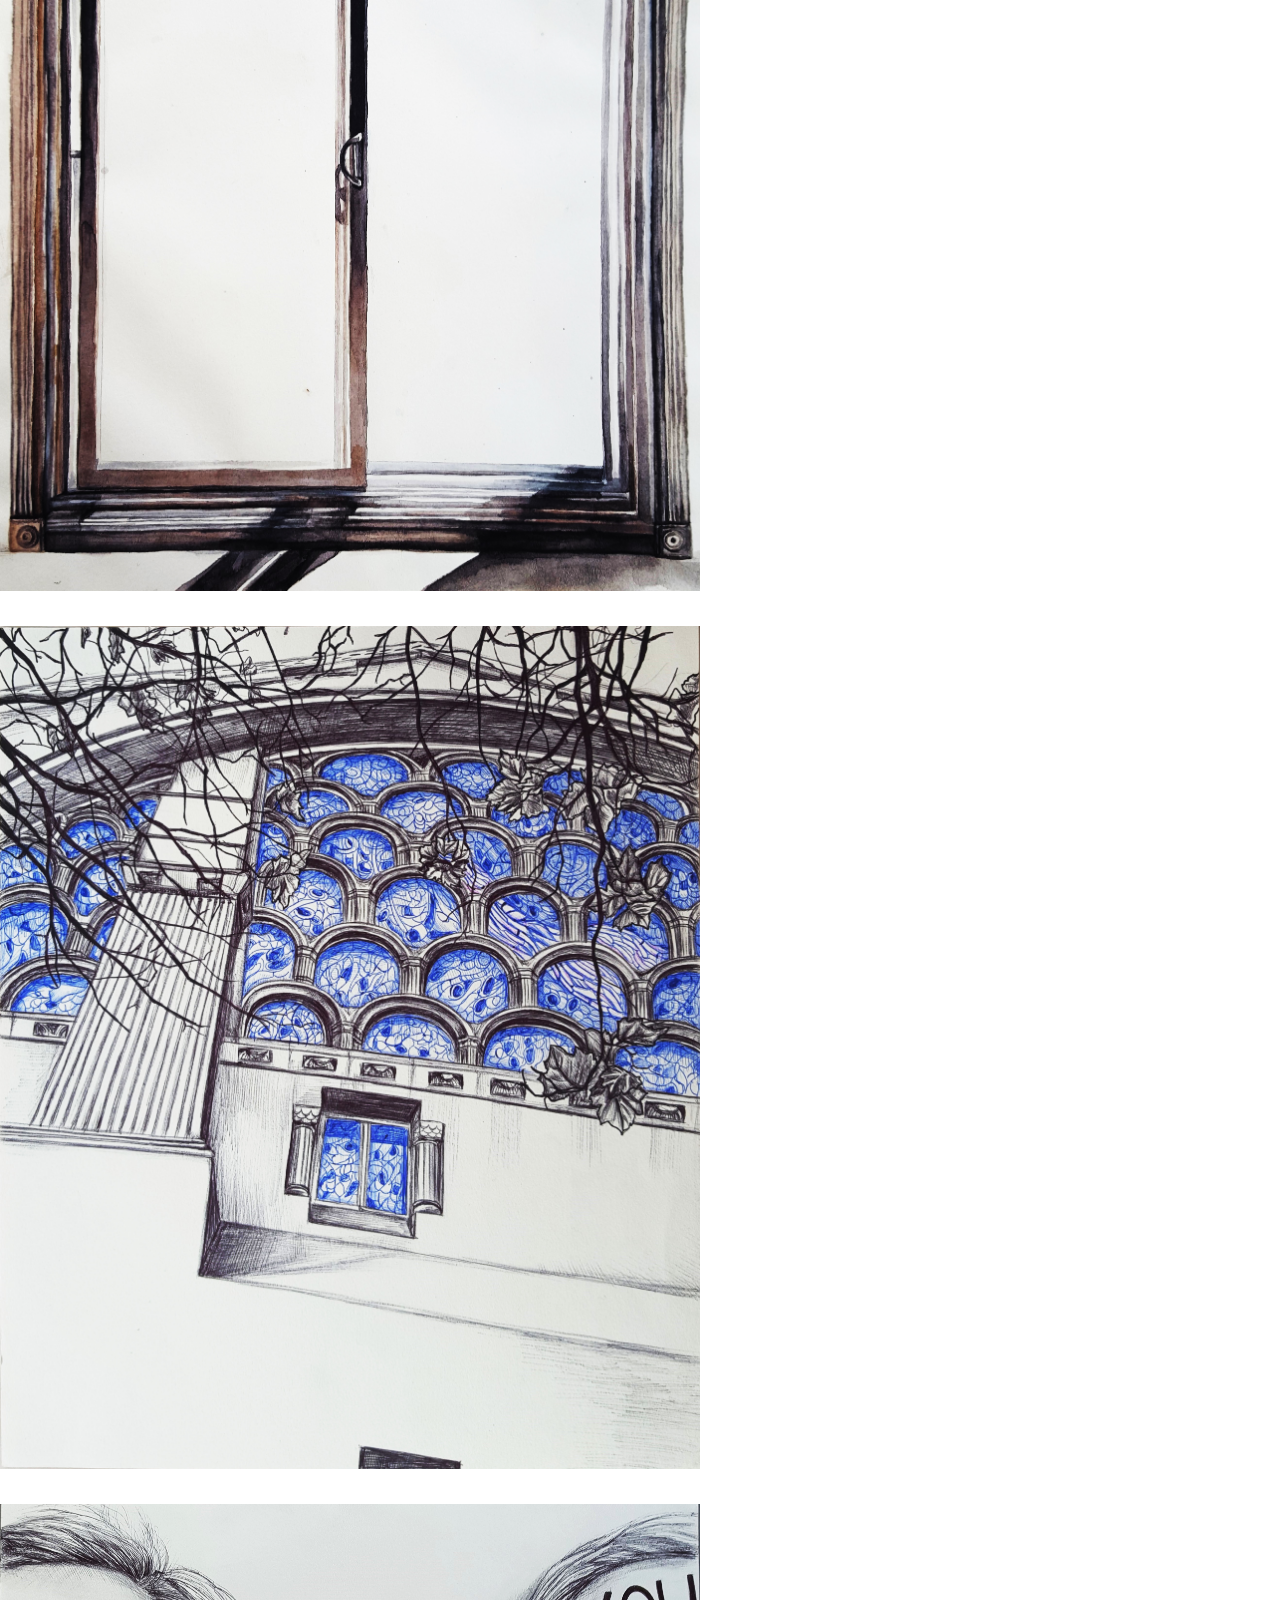
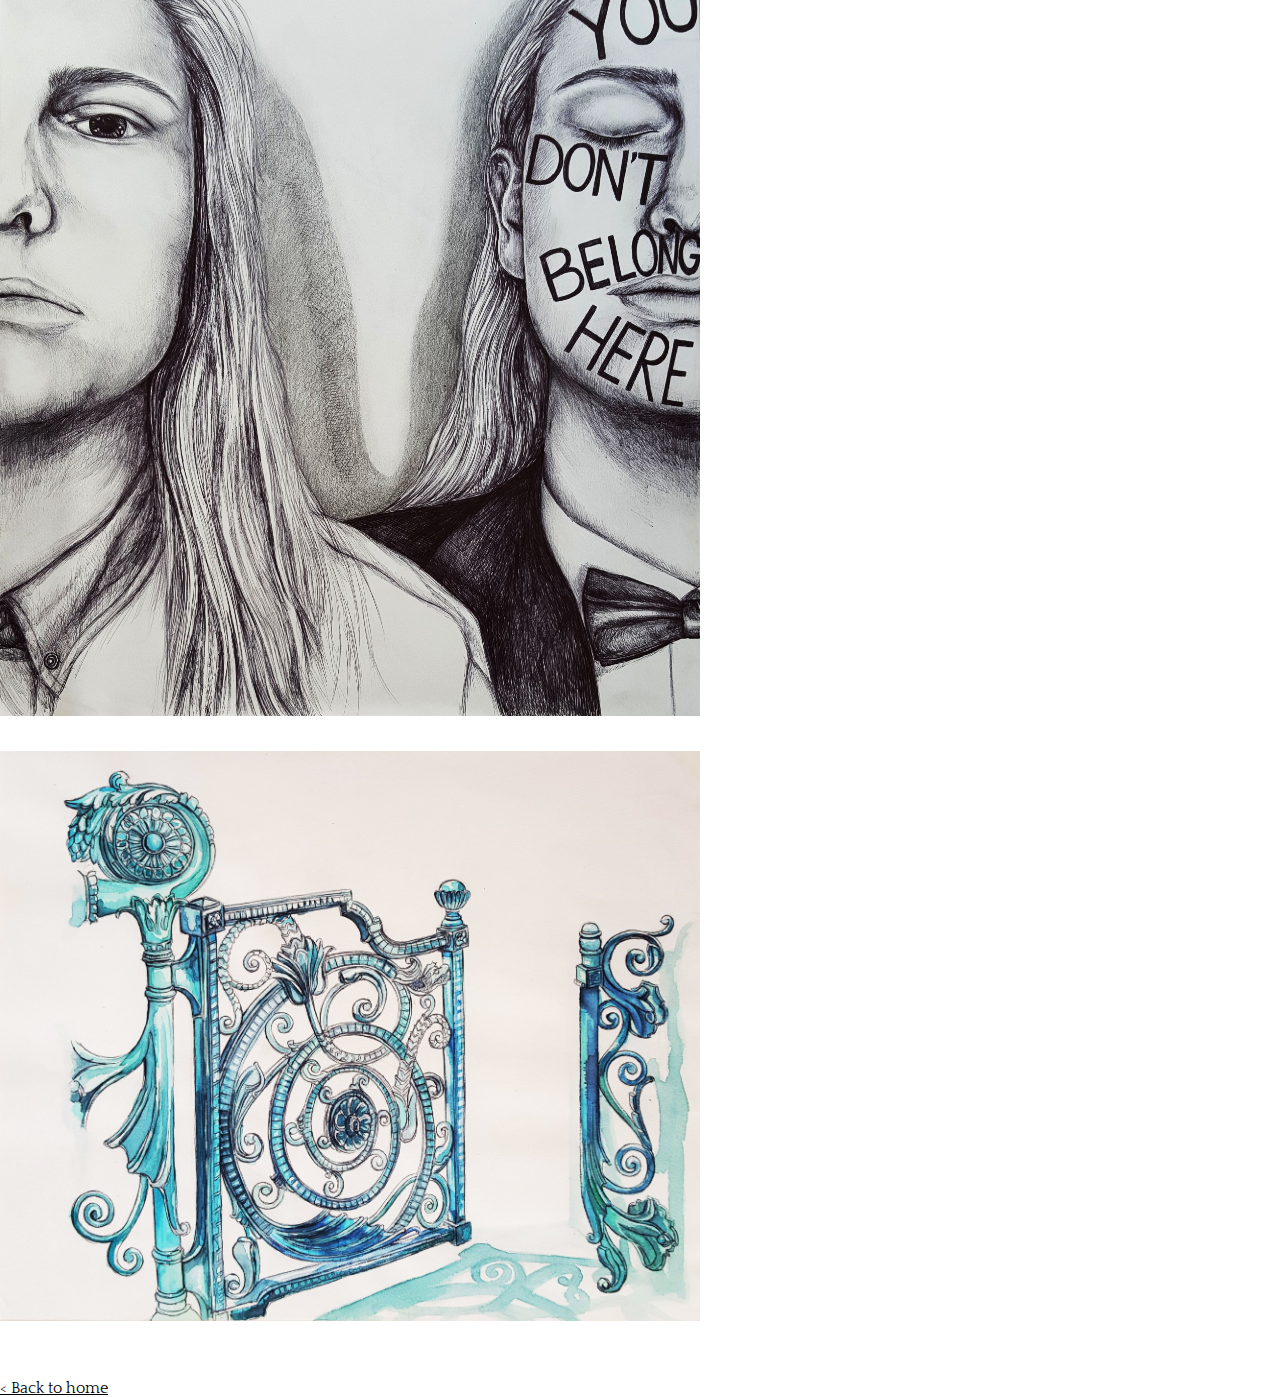
<file: sketchbook.html>
<!DOCTYPE html>
<html lang="en">
<head>
  <meta name="viewport" content="width=device-width, initial-scale=1, shrink-to-fit=no">
  <title>Ashley Miao</title>

  <!-- Stylesheets -->
  <link rel="stylesheet" type="text/css" href="./res/css/reset.css">
  <link rel="stylesheet" href="https://maxcdn.bootstrapcdn.com/bootstrap/4.0.0-beta/css/bootstrap.min.css" integrity="sha384-/Y6pD6FV/Vv2HJnA6t+vslU6fwYXjCFtcEpHbNJ0lyAFsXTsjBbfaDjzALeQsN6M" crossorigin="anonymous">
  <link rel="stylesheet" type="text/css" href="https://maxcdn.bootstrapcdn.com/font-awesome/4.7.0/css/font-awesome.min.css">
  <link rel="stylesheet" type="text/css" href="./res/css/style.css">

	<!-- Google Fonts -->
  <link href="https://fonts.googleapis.com/css?family=Heebo:400,700|Open+Sans:300,400,600,700|Quattrocento:400,700" rel="stylesheet">

	<!-- JavaScript -->
  <script src="https://code.jquery.com/jquery-3.2.1.js"
  	integrity="sha256-DZAnKJ/6XZ9si04Hgrsxu/8s717jcIzLy3oi35EouyE="
  	crossorigin="anonymous"></script>
  <script type="text/javascript" src="res/slick/slick.min.js"></script>
	<script type="text/javascript" src="res/js/main.js"></script>

   <!-- Global site tag (gtag.js) - Google Analytics -->
   <script async src="https://www.googletagmanager.com/gtag/js?id=UA-114687502-1"></script>
   <script>
     window.dataLayer = window.dataLayer || [];
     function gtag(){dataLayer.push(arguments);}
     gtag('js', new Date());

     gtag('config', 'UA-114687502-1');
   </script>

   <!-- Favicon -->
   <link rel="icon" type="image/x-icon" href="./res/images/favicon-3.ico">
</head>

<body>
	<div class="container">
		<div class="project-header header">
			<h4>Ashley Miao</h4>
		  <div class="links">
				<a href=".\index.html">Home</a>
		    <a href=".\about.html">About</a>
		  </div>
		</div>
		<div class="sketches">
      <h3>Sketchbook</h3>
      <p>Some of my favorite parts of home and some more abstract things <i class="fa fa-smile-o" aria-hidden="true"> </i></p>
      <p>Click for a closer view!</p>
      <div class="row">
        <div class="art col-md-6">
          <img class="artwork small" src=".\res\images\art\The City.jpg">
          <div class="info">
            <p class="title">The City</p>
          </div>
        </div>
        <div class="art col-md-6">
          <img class="artwork small" src=".\res\images\art\Citadel.jpg">
          <div class="info">
            <p class="title">Citadel</p>
          </div>
        </div>
        <div class="art col-md-6">
          <img class="artwork small" src=".\res\images\art\Grace Cathedral.jpg">
          <div class="info">
            <p class="title">Grace Cathedral</p>
          </div>
        </div>
        <div class="art col-md-6">
          <img class="artwork small" src=".\res\images\art\Pane.jpg">
          <div class="info">
            <p class="title">Pane</p>
          </div>
        </div>
        <div class="art col-md-6">
          <img class="artwork small" src=".\res\images\art\Temple.jpg">
          <div class="info">
            <p class="title">Temple</p>
          </div>
        </div>
        <div class="art col-md-6">
          <img class="artwork small" src=".\res\images\art\Why not_.jpg">
          <div class="info">
            <p class="title">They Looked At Me...Why Not?</p>
          </div>
        </div>
        <div class="col-md-8">
          <img class="artwork small" src=".\res\images\art\Fairyland.jpg">
          <div class="info">
            <p class="title">Fairyland</p>
          </div>
        </div>
      </div>
      <div class="home-link">
				<a href=".\index.html">< Back to home</a>
			</div>
    </div>
	</div>
</body>
</html>
</file>
<file: res/css/style.css>
body {
	font-size: 16px;
	font-family: 'Quattrocento', serif;
}

.hello,
h1, h2, h3, h4 {
	font-family: 'Heebo', sans-serif;
	font-weight: 700;
}

.content h4 {
	font-weight: 400;
}

h5, h6, p, li {
	font-family: 'Quattrocento', serif;
}

.links {
	font-family: 'Heebo', sans-serif;
}

.projects h5 {
	font-weight: 600;
	font-size: 1.1rem;
}

img {
	width: 100%;
}

.content img {
	margin-top: 1rem;
}

.container {
	max-width: 700px;
	max-height: 500px;
	padding: 0px 0px;
}

.header, .links {
	display: flex;
	justify-content: space-between;
}

.header a {
	margin-left: 1rem;
	margin-right: 1rem;
}

.resume a,
.about a {
	margin: 0px 0px;
}

.header {
	margin-top: 3.5rem;
	margin-bottom: 0.4rem;
	height: 2rem;
}

.current-page {
	font-weight: 900;
}

.row {
	margin-bottom: 1.5rem;
	margin-top: 1.5rem;
}

.project {
	margin-bottom: 1.5rem;
}

.project h5 {
	margin-bottom: 0.5rem;
	margin-top: 0.5rem;
	font-size: 1.1rem;
}

.project .project-thumbnail {
	margin-bottom: 1rem;
	overflow: hidden;
}

.project .project-thumbnail:hover {
	box-shadow: 0 3px 43px 0 rgba(0, 0, 0, 0.15),
						  0 7px 11px 0 rgba(0, 0, 0, 0.15);
}

.thumbnail-hover-img {
	display: flex;
}

a,
a:hover {
	color: black;
	text-decoration: none;
}

a:hover {
	font-weight: bold;
}

.links a:hover {
	font-weight: 400;
}

a:active {
	font-weight: bold;
}

.project-header {
	margin-top: 56px;
	margin-bottom: 2rem;
}

.akp-header {
	align-items: center;
}

.akp-header h4 {
	font-size: 24px;
}

.spring-rush h4,
.fall-rush h4 {
	margin: 2rem 0rem 1.2rem 0rem;
}

.project:hover h5 {
	font-weight: 700;
}

.overview .col-sm-4 {
	border-right: 2px solid #cacaca;
}

.overview h3 {
	margin-top: 3rem;
}

.content-title,
.content {
	margin-bottom: 1.5rem;
}

.content ol {
	margin-top: 2rem;
}

.content h6 {
	font-size: 3rem;
	font-family: 'Heebo', sans-serif;
	margin-top: 4rem;
	margin-bottom: 1rem;
}

.content .caption {
	text-align: center;
	font-style: italic;
	margin-top: 0rem;
}

.content p {
	line-height: 3rem;
}

.internal-link {
	text-decoration: underline;
}

.slick-prev:before, .slick-next:before {
	color: gray;
}

.slick-slide {
  outline: none;
	margin: 0px 5px;
}

.home-link {
	margin: 3.5rem 0rem;;
	text-decoration: underline;
}

i {
	font-style: italic;
}

.container .project-thumbnail {
	height: 10rem;
	text-align: center;
  box-shadow: 0 3px 43px 0 rgba(0, 0, 0, 0.1),
 						  0 7px 11px 0 rgba(0, 0, 0, 0.1);
}

.thumbnail-img:hover {
	background-color: white;
}

.major-link a {
	border-bottom: 2px dashed #3fbfea;
}

.minor-link a {
	border-bottom: 2px dashed #5abb5a;
}

.resume-link a {
	border-bottom: 2px dashed #f87f7f;
}

.mail-link {
	border-bottom: 2px dashed #3fa3be;
}

.major-link a:hover {
	color: #48b8de;
}

.minor-link a:hover {
	color: #529e52;
}

.resume-link a:hover {
	color: #ce7979;
}

.mail-link:hover {
	color: #3fa3be;
}

.intro-link a {
	font-weight: 400;
}

.art {
	margin-bottom: 2rem;
}

.info {
	display: none;
}

.bruinwalk {
	font-size: 1.15rem;
}

.fb-prof {
	width: 50%;
	margin-bottom: 1.6rem;
}

.project-container-sm {
	display: none;
}

@media only screen and (max-width: 767px) {
	.container {
		max-width: 85%;
	}
}

@media only screen and (min-width: 576px) and (max-width: 677px) {
	.container .project-thumbnail {
		height: 8rem;
	}
	.project h5 {
		font-size: 1rem;
	}
	.project h6 {
		font-size: 0.85rem;
	}
}

@media only screen and (max-width: 495px) {
	.project {
		margin-bottom: 2rem;
	}
	.content p {
		line-height: 2.3rem;
	}
}

@media only screen and (max-width: 441px) {
	.project-container-lg {
		display: none;
	}
	.project-container-sm {
		display: block;
	}
	.container .project-thumbnail{
		height: 80%;
	}
	h4, a {
		font-size: 1.2rem;
	}
	.links {
		justify-content: space-around;
	}
}

@media only screen and (max-width: 426px) {
	body, a, h6 {
		font-size: 14px;
	}
	.akp-header .links a {
		font-size: 1.25rem;
	}
	.links a {
		font-size: 0.85rem;
	}
}
</file>
